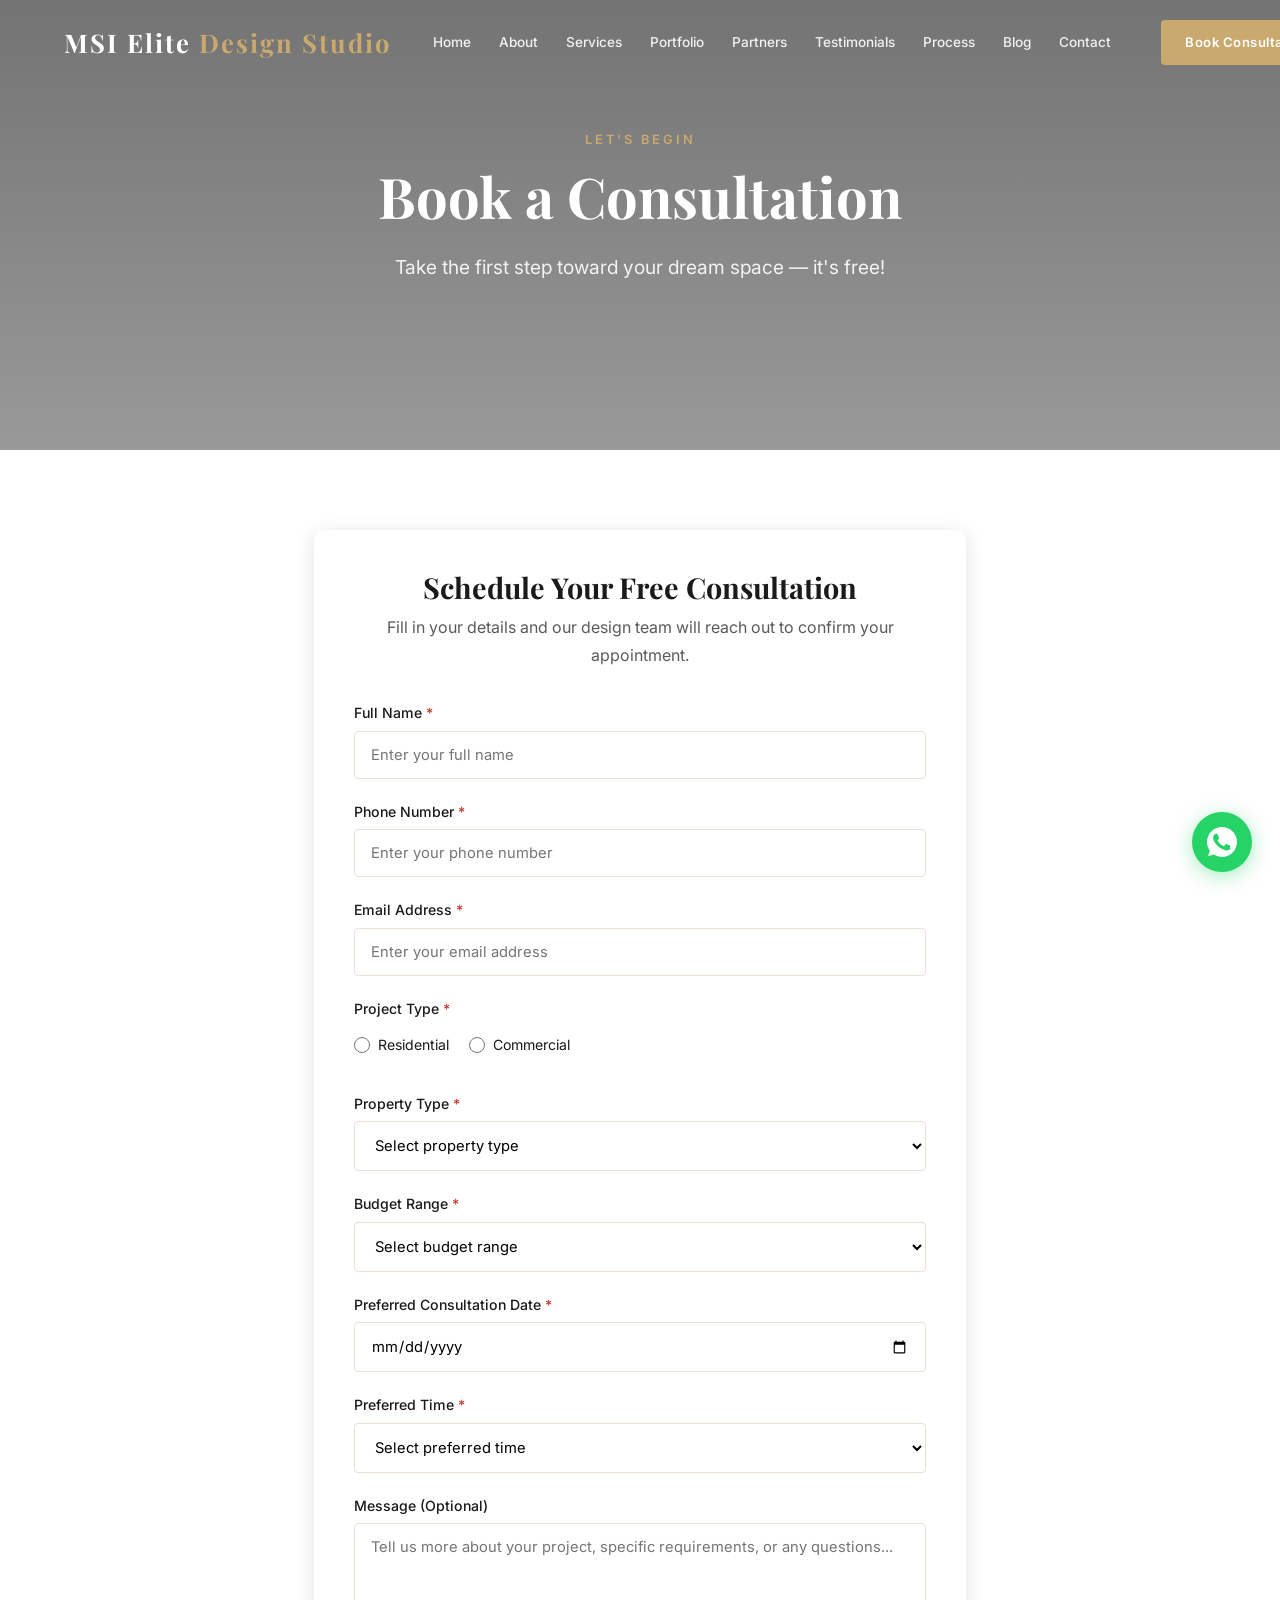
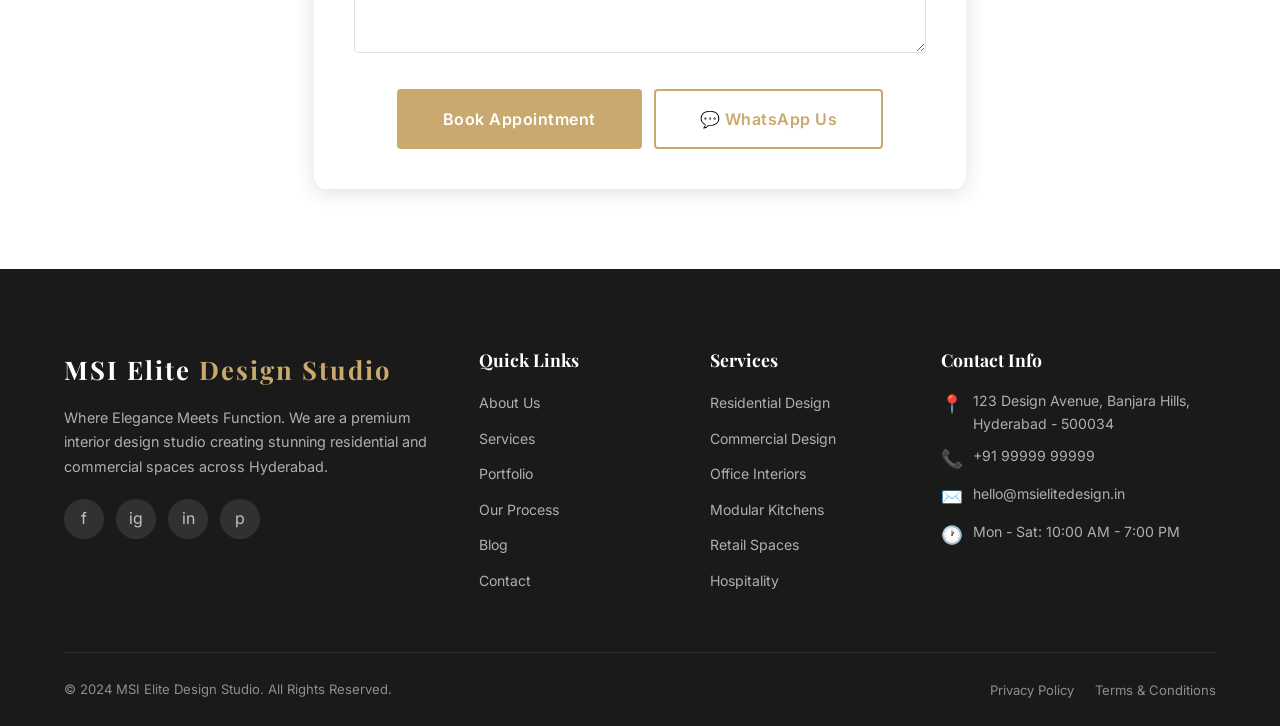
<file: book-consultation.html>
<!DOCTYPE html>
<html lang="en">
<head>
  <meta charset="UTF-8">
  <meta name="viewport" content="width=device-width, initial-scale=1.0">
  <title>Book a Consultation — MSI Elite Design Studio</title>
  <meta name="description" content="Book a free interior design consultation with MSI Elite Design Studio. Tell us about your project and let's create your dream space together.">
  <meta property="og:title" content="Book a Consultation — MSI Elite Design Studio">
  <meta property="og:description" content="Book a free interior design consultation and let's create your dream space together.">
  <meta property="og:image" content="https://images.unsplash.com/photo-1600210492486-724fe5c67fb0?w=1200">
  <link rel="stylesheet" href="css/style.css">
  <link rel="stylesheet" href="css/animations.css">
</head>
<body>
  <!-- Header -->
  <header class="site-header">
    <div class="container header-inner">
      <a href="index.html" class="logo">MSI Elite <span>Design Studio</span></a>
      <nav class="main-nav" id="mainNav">
        <a href="index.html" class="nav-link">Home</a>
        <a href="about.html" class="nav-link">About</a>
        <a href="services.html" class="nav-link">Services</a>
        <a href="portfolio.html" class="nav-link">Portfolio</a>
        <a href="partners.html" class="nav-link">Partners</a>
        <a href="testimonials.html" class="nav-link">Testimonials</a>
        <a href="process.html" class="nav-link">Process</a>
        <a href="blog.html" class="nav-link">Blog</a>
        <a href="contact.html" class="nav-link">Contact</a>
      </nav>
      <a href="book-consultation.html" class="btn btn-primary btn-sm nav-cta">Book Consultation</a>
      <div class="hamburger" id="hamburger">
        <span></span><span></span><span></span>
      </div>
    </div>
    <div class="nav-overlay" id="navOverlay"></div>
  </header>

  <main>
    <!-- Hero -->
    <section class="hero page-hero" style="background-image: url('https://images.unsplash.com/photo-1600210492486-724fe5c67fb0?w=1600&q=80');">
      <div class="hero-overlay"></div>
      <div class="hero-content">
        <span class="section-label">Let's Begin</span>
        <h1>Book a Consultation</h1>
        <p>Take the first step toward your dream space — it's free!</p>
      </div>
    </section>

    <!-- Booking Form -->
    <section class="section">
      <div class="container" style="max-width: 700px;">
        <div class="form-card fade-in">
          <h3 style="margin-bottom: 8px; text-align: center;">Schedule Your Free Consultation</h3>
          <p style="text-align: center; margin-bottom: 32px;">Fill in your details and our design team will reach out to confirm your appointment.</p>

          <form id="bookingForm" onsubmit="validateBookingForm(event)">
            <div class="form-group">
              <label for="bookName">Full Name <span class="required">*</span></label>
              <input type="text" id="bookName" class="form-control" placeholder="Enter your full name">
              <span class="error-message"></span>
            </div>
            <div class="form-group">
              <label for="bookPhone">Phone Number <span class="required">*</span></label>
              <input type="tel" id="bookPhone" class="form-control" placeholder="Enter your phone number">
              <span class="error-message"></span>
            </div>
            <div class="form-group">
              <label for="bookEmail">Email Address <span class="required">*</span></label>
              <input type="email" id="bookEmail" class="form-control" placeholder="Enter your email address">
              <span class="error-message"></span>
            </div>
            <div class="form-group">
              <label>Project Type <span class="required">*</span></label>
              <div class="radio-group">
                <label><input type="radio" name="projectType" value="Residential"> Residential</label>
                <label><input type="radio" name="projectType" value="Commercial"> Commercial</label>
              </div>
              <span class="error-message"></span>
            </div>
            <div class="form-group">
              <label for="bookProperty">Property Type <span class="required">*</span></label>
              <select id="bookProperty" class="form-control">
                <option value="">Select property type</option>
                <option value="Apartment">Apartment</option>
                <option value="Villa">Villa</option>
                <option value="Office">Office</option>
                <option value="Retail">Retail</option>
                <option value="Restaurant">Restaurant</option>
                <option value="Hotel">Hotel</option>
                <option value="Other">Other</option>
              </select>
              <span class="error-message"></span>
            </div>
            <div class="form-group">
              <label for="bookBudget">Budget Range <span class="required">*</span></label>
              <select id="bookBudget" class="form-control">
                <option value="">Select budget range</option>
                <option value="Under ₹5L">Under ₹5 Lakhs</option>
                <option value="₹5L–₹10L">₹5 Lakhs – ₹10 Lakhs</option>
                <option value="₹10L–₹25L">₹10 Lakhs – ₹25 Lakhs</option>
                <option value="₹25L+">₹25 Lakhs+</option>
                <option value="Let's Discuss">Let's Discuss</option>
              </select>
              <span class="error-message"></span>
            </div>
            <div class="form-group">
              <label for="bookDate">Preferred Consultation Date <span class="required">*</span></label>
              <input type="date" id="bookDate" class="form-control">
              <span class="error-message"></span>
            </div>
            <div class="form-group">
              <label for="bookTime">Preferred Time <span class="required">*</span></label>
              <select id="bookTime" class="form-control">
                <option value="">Select preferred time</option>
                <option value="Morning (10AM - 12PM)">Morning (10AM - 12PM)</option>
                <option value="Afternoon (12PM - 3PM)">Afternoon (12PM - 3PM)</option>
                <option value="Evening (3PM - 6PM)">Evening (3PM - 6PM)</option>
              </select>
              <span class="error-message"></span>
            </div>
            <div class="form-group">
              <label for="bookMessage">Message (Optional)</label>
              <textarea id="bookMessage" class="form-control" placeholder="Tell us more about your project, specific requirements, or any questions..."></textarea>
            </div>
            <div class="form-actions" style="justify-content: center;">
              <button type="submit" class="btn btn-primary btn-lg">Book Appointment</button>
              <button type="button" class="btn btn-outline btn-lg" onclick="handleBookingWhatsApp()">💬 WhatsApp Us</button>
            </div>
            <div class="success-message"></div>
          </form>
        </div>
      </div>
    </section>
  </main>

  <!-- Footer -->
  <footer class="site-footer">
    <div class="container">
      <div class="footer-grid">
        <div class="footer-col">
          <a href="index.html" class="logo" style="display:inline-block; margin-bottom:16px;">MSI Elite <span>Design Studio</span></a>
          <p>Where Elegance Meets Function. We are a premium interior design studio creating stunning residential and commercial spaces across Hyderabad.</p>
          <div class="social-links">
            <a href="#" aria-label="Facebook">f</a>
            <a href="#" aria-label="Instagram">ig</a>
            <a href="#" aria-label="LinkedIn">in</a>
            <a href="#" aria-label="Pinterest">p</a>
          </div>
        </div>
        <div class="footer-col">
          <h4>Quick Links</h4>
          <ul>
            <li><a href="about.html">About Us</a></li>
            <li><a href="services.html">Services</a></li>
            <li><a href="portfolio.html">Portfolio</a></li>
            <li><a href="process.html">Our Process</a></li>
            <li><a href="blog.html">Blog</a></li>
            <li><a href="contact.html">Contact</a></li>
          </ul>
        </div>
        <div class="footer-col">
          <h4>Services</h4>
          <ul>
            <li><a href="services.html">Residential Design</a></li>
            <li><a href="services.html">Commercial Design</a></li>
            <li><a href="services.html">Office Interiors</a></li>
            <li><a href="services.html">Modular Kitchens</a></li>
            <li><a href="services.html">Retail Spaces</a></li>
            <li><a href="services.html">Hospitality</a></li>
          </ul>
        </div>
        <div class="footer-col">
          <h4>Contact Info</h4>
          <ul class="footer-contact">
            <li><span class="icon">📍</span> 123 Design Avenue, Banjara Hills, Hyderabad - 500034</li>
            <li><span class="icon">📞</span> +91 99999 99999</li>
            <li><span class="icon">✉️</span> hello@msielitedesign.in</li>
            <li><span class="icon">🕐</span> Mon - Sat: 10:00 AM - 7:00 PM</li>
          </ul>
        </div>
      </div>
      <div class="footer-bottom">
        <p>&copy; 2024 MSI Elite Design Studio. All Rights Reserved.</p>
        <div>
          <a href="#">Privacy Policy</a> &nbsp;|&nbsp; <a href="#">Terms & Conditions</a>
        </div>
      </div>
    </div>
  </footer>

  <!-- WhatsApp Float -->
  <a href="https://wa.me/919999999999?text=Hello%2C%20I'm%20interested%20in%20your%20interior%20design%20services%20and%20would%20like%20to%20schedule%20a%20consultation." class="whatsapp-float" target="_blank" rel="noopener" aria-label="Chat on WhatsApp">
    <svg viewBox="0 0 32 32" xmlns="http://www.w3.org/2000/svg"><path d="M16.004 0h-.008C7.174 0 0 7.176 0 16c0 3.5 1.128 6.744 3.046 9.378L1.054 31.29l6.118-1.958A15.9 15.9 0 0016.004 32C24.826 32 32 24.822 32 16S24.826 0 16.004 0zm9.312 22.594c-.39 1.1-1.932 2.014-3.168 2.28-.846.18-1.95.324-5.67-1.218-4.762-1.972-7.828-6.81-8.066-7.124-.228-.314-1.924-2.562-1.924-4.888 0-2.326 1.218-3.47 1.65-3.942.39-.426 1.024-.618 1.63-.618.196 0 .372.01.53.018.468.02.702.048 1.01.782.39.918 1.338 3.264 1.454 3.502.118.238.236.554.078.868-.148.324-.278.468-.516.74-.238.272-.464.48-.702.774-.216.256-.46.53-.196.998.264.46 1.174 1.936 2.52 3.136 1.734 1.544 3.196 2.024 3.648 2.252.352.176.77.148 1.044-.138.346-.362.774-.962 1.21-1.554.31-.424.702-.478 1.092-.324.396.148 2.506 1.18 2.936 1.396.43.216.716.324.82.504.104.18.104 1.05-.286 2.15z"/></svg>
  </a>

  <script src="js/main.js"></script>
  <script src="js/forms.js"></script>
</body>
</html>
</file>
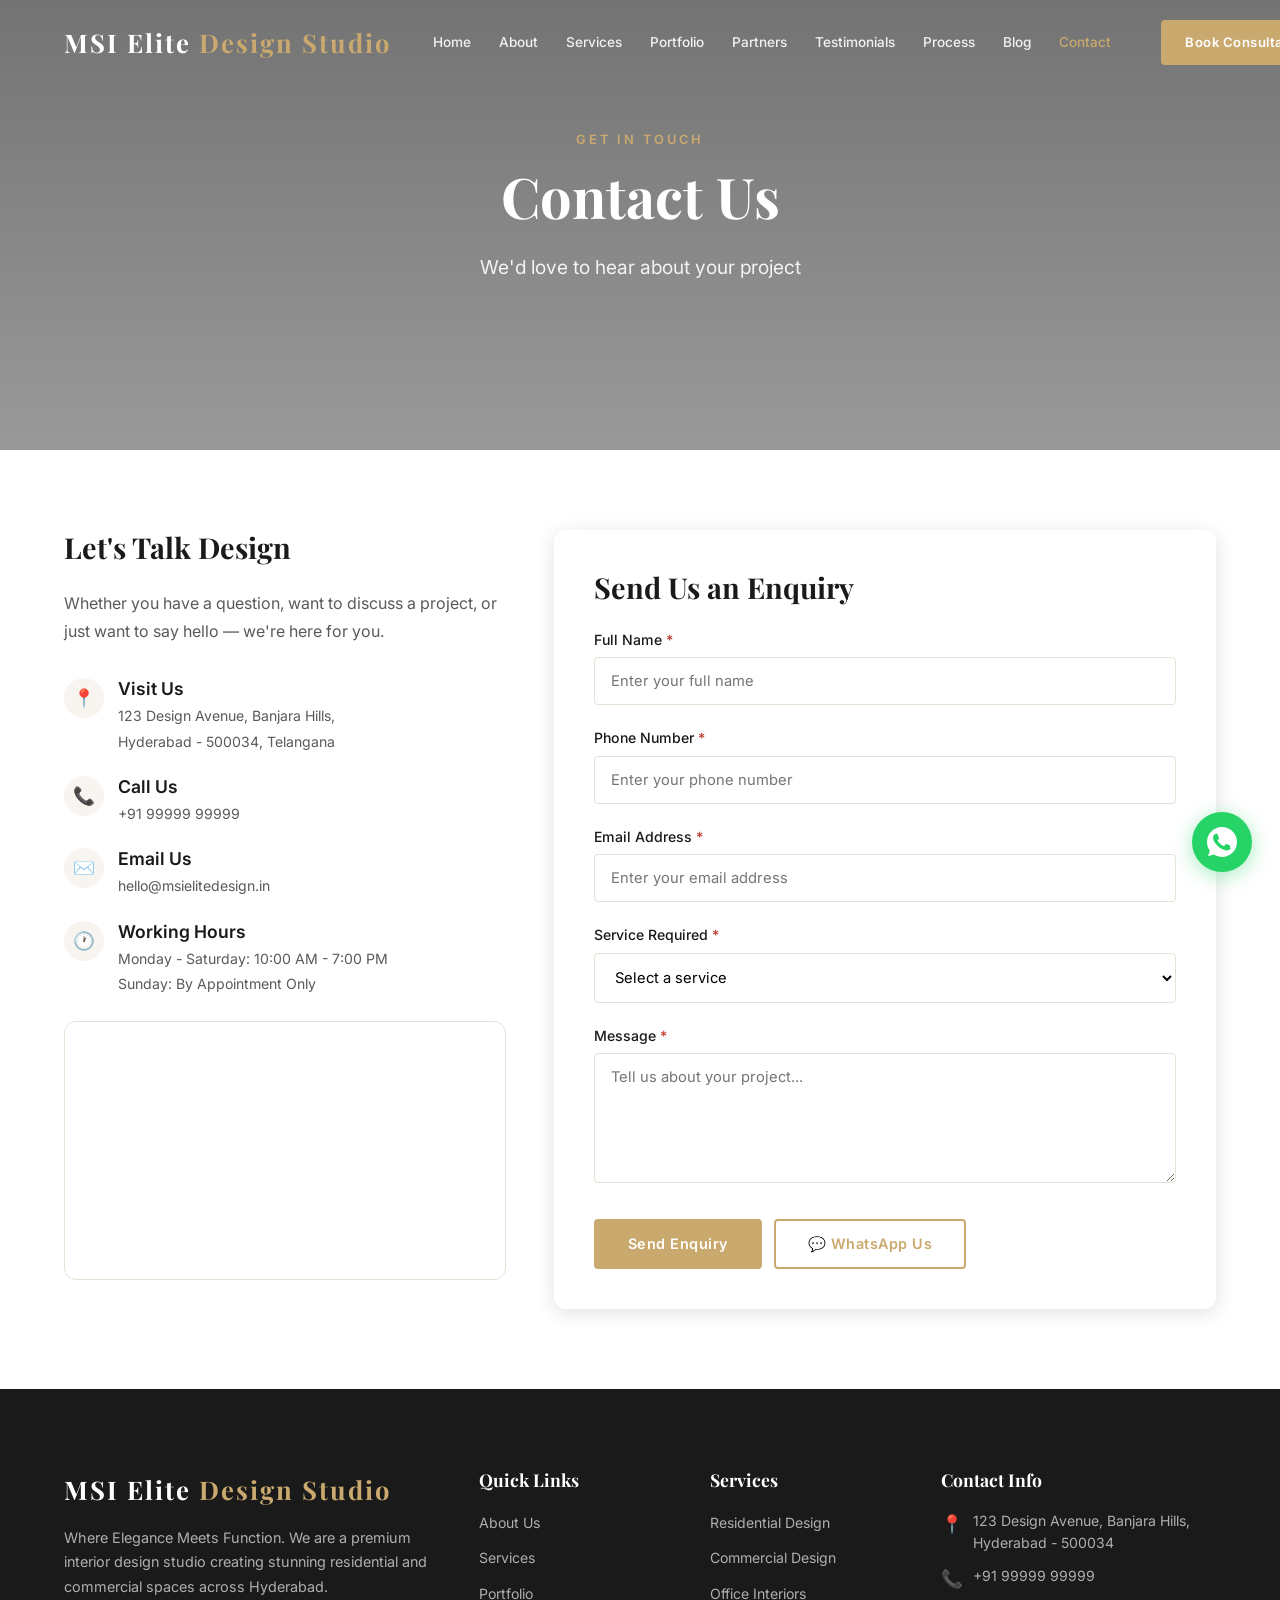
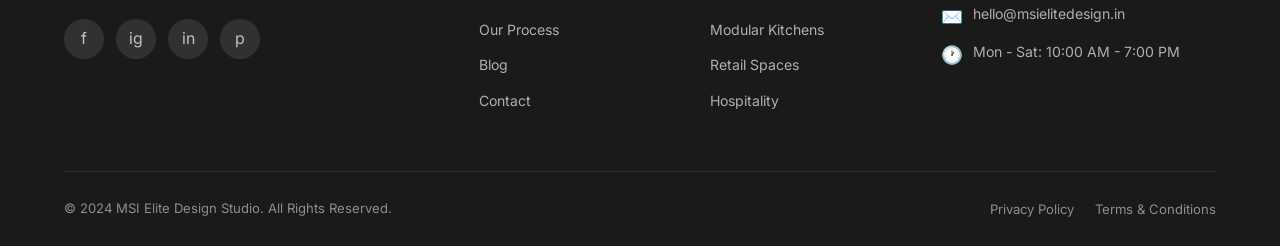
<file: contact.html>
<!DOCTYPE html>
<html lang="en">
<head>
  <meta charset="UTF-8">
  <meta name="viewport" content="width=device-width, initial-scale=1.0">
  <title>Contact Us — MSI Elite Design Studio</title>
  <meta name="description" content="Get in touch with MSI Elite Design Studio for interior design consultations, enquiries, and project discussions. Visit us in Banjara Hills, Hyderabad.">
  <meta property="og:title" content="Contact Us — MSI Elite Design Studio">
  <meta property="og:description" content="Get in touch for interior design consultations and project discussions.">
  <meta property="og:image" content="https://images.unsplash.com/photo-1600607687644-c7171b42498f?w=1200">
  <link rel="stylesheet" href="css/style.css">
  <link rel="stylesheet" href="css/animations.css">
</head>
<body>
  <!-- Header -->
  <header class="site-header">
    <div class="container header-inner">
      <a href="index.html" class="logo">MSI Elite <span>Design Studio</span></a>
      <nav class="main-nav" id="mainNav">
        <a href="index.html" class="nav-link">Home</a>
        <a href="about.html" class="nav-link">About</a>
        <a href="services.html" class="nav-link">Services</a>
        <a href="portfolio.html" class="nav-link">Portfolio</a>
        <a href="partners.html" class="nav-link">Partners</a>
        <a href="testimonials.html" class="nav-link">Testimonials</a>
        <a href="process.html" class="nav-link">Process</a>
        <a href="blog.html" class="nav-link">Blog</a>
        <a href="contact.html" class="nav-link">Contact</a>
      </nav>
      <a href="book-consultation.html" class="btn btn-primary btn-sm nav-cta">Book Consultation</a>
      <div class="hamburger" id="hamburger">
        <span></span><span></span><span></span>
      </div>
    </div>
    <div class="nav-overlay" id="navOverlay"></div>
  </header>

  <main>
    <!-- Hero -->
    <section class="hero page-hero" style="background-image: url('https://images.unsplash.com/photo-1600607687644-c7171b42498f?w=1600&q=80');">
      <div class="hero-overlay"></div>
      <div class="hero-content">
        <span class="section-label">Get In Touch</span>
        <h1>Contact Us</h1>
        <p>We'd love to hear about your project</p>
      </div>
    </section>

    <!-- Contact Section -->
    <section class="section">
      <div class="container">
        <div class="contact-grid">
          <!-- Left - Info -->
          <div class="contact-info fade-in-left">
            <h3>Let's Talk Design</h3>
            <p style="margin-bottom: 32px;">Whether you have a question, want to discuss a project, or just want to say hello — we're here for you.</p>

            <div class="info-item">
              <div class="icon">📍</div>
              <div>
                <h5>Visit Us</h5>
                <p>123 Design Avenue, Banjara Hills,<br>Hyderabad - 500034, Telangana</p>
              </div>
            </div>
            <div class="info-item">
              <div class="icon">📞</div>
              <div>
                <h5>Call Us</h5>
                <p>+91 99999 99999</p>
              </div>
            </div>
            <div class="info-item">
              <div class="icon">✉️</div>
              <div>
                <h5>Email Us</h5>
                <p>hello@msielitedesign.in</p>
              </div>
            </div>
            <div class="info-item">
              <div class="icon">🕐</div>
              <div>
                <h5>Working Hours</h5>
                <p>Monday - Saturday: 10:00 AM - 7:00 PM<br>Sunday: By Appointment Only</p>
              </div>
            </div>

            <div class="map-embed">
              <iframe src="https://www.google.com/maps/embed?pb=!1m18!1m12!1m3!1d3806.8!2d78.43!3d17.41!2m3!1f0!2f0!3f0!3m2!1i1024!2i768!4f13.1!3m3!1m2!1s0x0%3A0x0!2zMTfCsDI0JzM2LjAiTiA3OMKwMjUnNDguMCJF!5e0!3m2!1sen!2sin!4v1234567890" allowfullscreen="" loading="lazy" title="MSI Elite Design Studio Office Location"></iframe>
            </div>
          </div>

          <!-- Right - Form -->
          <div class="form-card fade-in-right">
            <h3 style="margin-bottom: 24px;">Send Us an Enquiry</h3>
            <form id="contactForm" onsubmit="validateContactForm(event)">
              <div class="form-group">
                <label for="contactName">Full Name <span class="required">*</span></label>
                <input type="text" id="contactName" class="form-control" placeholder="Enter your full name">
                <span class="error-message"></span>
              </div>
              <div class="form-group">
                <label for="contactPhone">Phone Number <span class="required">*</span></label>
                <input type="tel" id="contactPhone" class="form-control" placeholder="Enter your phone number">
                <span class="error-message"></span>
              </div>
              <div class="form-group">
                <label for="contactEmail">Email Address <span class="required">*</span></label>
                <input type="email" id="contactEmail" class="form-control" placeholder="Enter your email address">
                <span class="error-message"></span>
              </div>
              <div class="form-group">
                <label for="contactService">Service Required <span class="required">*</span></label>
                <select id="contactService" class="form-control">
                  <option value="">Select a service</option>
                  <option value="Residential Interior Design">Residential Interior Design</option>
                  <option value="Commercial Interior Design">Commercial Interior Design</option>
                  <option value="Office Interiors">Office Interiors</option>
                  <option value="Modular Kitchen">Modular Kitchen</option>
                  <option value="Retail Store Design">Retail Store Design</option>
                  <option value="Restaurant/Cafe Design">Restaurant/Cafe Design</option>
                  <option value="Renovation">Renovation</option>
                  <option value="Other">Other</option>
                </select>
                <span class="error-message"></span>
              </div>
              <div class="form-group">
                <label for="contactMessage">Message <span class="required">*</span></label>
                <textarea id="contactMessage" class="form-control" placeholder="Tell us about your project..."></textarea>
                <span class="error-message"></span>
              </div>
              <div class="form-actions">
                <button type="submit" class="btn btn-primary">Send Enquiry</button>
                <button type="button" class="btn btn-outline" onclick="handleContactWhatsApp()">💬 WhatsApp Us</button>
              </div>
              <div class="success-message"></div>
            </form>
          </div>
        </div>
      </div>
    </section>
  </main>

  <!-- Footer -->
  <footer class="site-footer">
    <div class="container">
      <div class="footer-grid">
        <div class="footer-col">
          <a href="index.html" class="logo" style="display:inline-block; margin-bottom:16px;">MSI Elite <span>Design Studio</span></a>
          <p>Where Elegance Meets Function. We are a premium interior design studio creating stunning residential and commercial spaces across Hyderabad.</p>
          <div class="social-links">
            <a href="#" aria-label="Facebook">f</a>
            <a href="#" aria-label="Instagram">ig</a>
            <a href="#" aria-label="LinkedIn">in</a>
            <a href="#" aria-label="Pinterest">p</a>
          </div>
        </div>
        <div class="footer-col">
          <h4>Quick Links</h4>
          <ul>
            <li><a href="about.html">About Us</a></li>
            <li><a href="services.html">Services</a></li>
            <li><a href="portfolio.html">Portfolio</a></li>
            <li><a href="process.html">Our Process</a></li>
            <li><a href="blog.html">Blog</a></li>
            <li><a href="contact.html">Contact</a></li>
          </ul>
        </div>
        <div class="footer-col">
          <h4>Services</h4>
          <ul>
            <li><a href="services.html">Residential Design</a></li>
            <li><a href="services.html">Commercial Design</a></li>
            <li><a href="services.html">Office Interiors</a></li>
            <li><a href="services.html">Modular Kitchens</a></li>
            <li><a href="services.html">Retail Spaces</a></li>
            <li><a href="services.html">Hospitality</a></li>
          </ul>
        </div>
        <div class="footer-col">
          <h4>Contact Info</h4>
          <ul class="footer-contact">
            <li><span class="icon">📍</span> 123 Design Avenue, Banjara Hills, Hyderabad - 500034</li>
            <li><span class="icon">📞</span> +91 99999 99999</li>
            <li><span class="icon">✉️</span> hello@msielitedesign.in</li>
            <li><span class="icon">🕐</span> Mon - Sat: 10:00 AM - 7:00 PM</li>
          </ul>
        </div>
      </div>
      <div class="footer-bottom">
        <p>&copy; 2024 MSI Elite Design Studio. All Rights Reserved.</p>
        <div>
          <a href="#">Privacy Policy</a> &nbsp;|&nbsp; <a href="#">Terms & Conditions</a>
        </div>
      </div>
    </div>
  </footer>

  <!-- WhatsApp Float -->
  <a href="https://wa.me/919999999999?text=Hello%2C%20I'm%20interested%20in%20your%20interior%20design%20services%20and%20would%20like%20to%20schedule%20a%20consultation." class="whatsapp-float" target="_blank" rel="noopener" aria-label="Chat on WhatsApp">
    <svg viewBox="0 0 32 32" xmlns="http://www.w3.org/2000/svg"><path d="M16.004 0h-.008C7.174 0 0 7.176 0 16c0 3.5 1.128 6.744 3.046 9.378L1.054 31.29l6.118-1.958A15.9 15.9 0 0016.004 32C24.826 32 32 24.822 32 16S24.826 0 16.004 0zm9.312 22.594c-.39 1.1-1.932 2.014-3.168 2.28-.846.18-1.95.324-5.67-1.218-4.762-1.972-7.828-6.81-8.066-7.124-.228-.314-1.924-2.562-1.924-4.888 0-2.326 1.218-3.47 1.65-3.942.39-.426 1.024-.618 1.63-.618.196 0 .372.01.53.018.468.02.702.048 1.01.782.39.918 1.338 3.264 1.454 3.502.118.238.236.554.078.868-.148.324-.278.468-.516.74-.238.272-.464.48-.702.774-.216.256-.46.53-.196.998.264.46 1.174 1.936 2.52 3.136 1.734 1.544 3.196 2.024 3.648 2.252.352.176.77.148 1.044-.138.346-.362.774-.962 1.21-1.554.31-.424.702-.478 1.092-.324.396.148 2.506 1.18 2.936 1.396.43.216.716.324.82.504.104.18.104 1.05-.286 2.15z"/></svg>
  </a>

  <script src="js/main.js"></script>
  <script src="js/forms.js"></script>
</body>
</html>
</file>
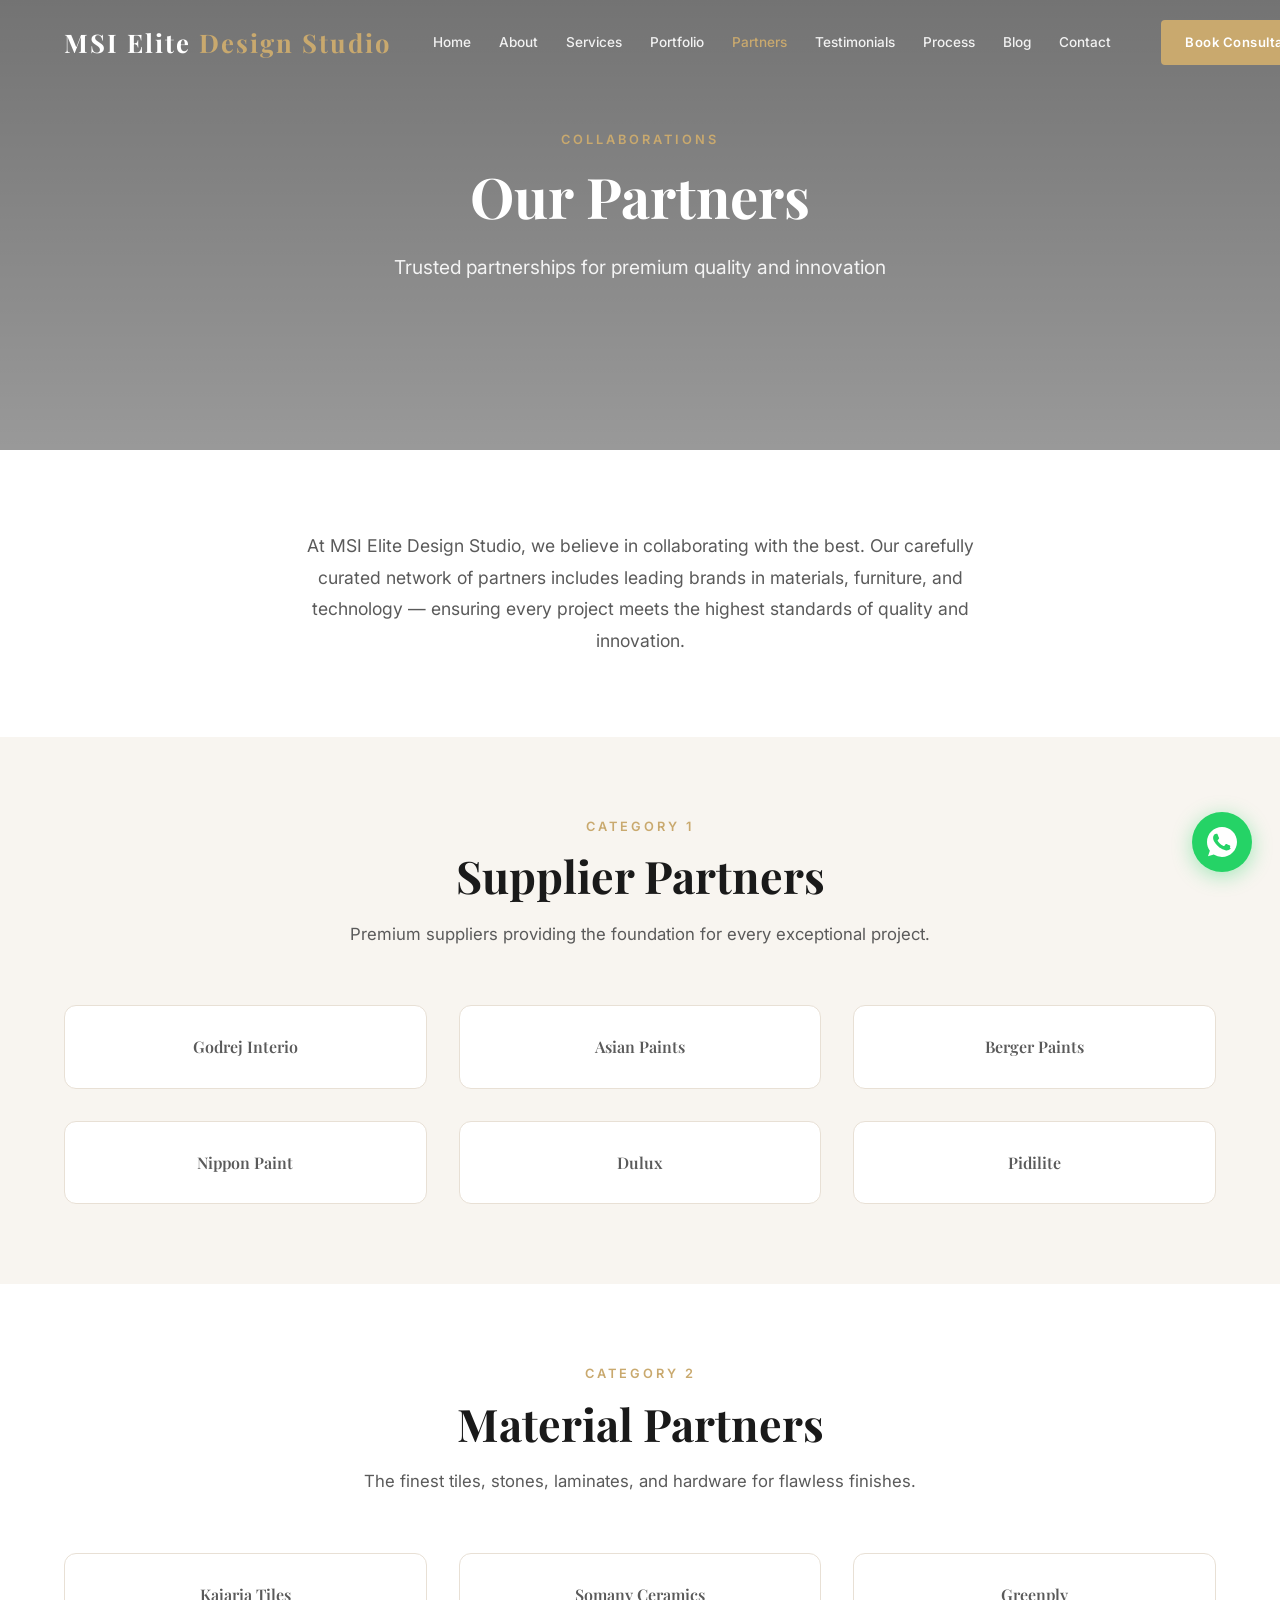
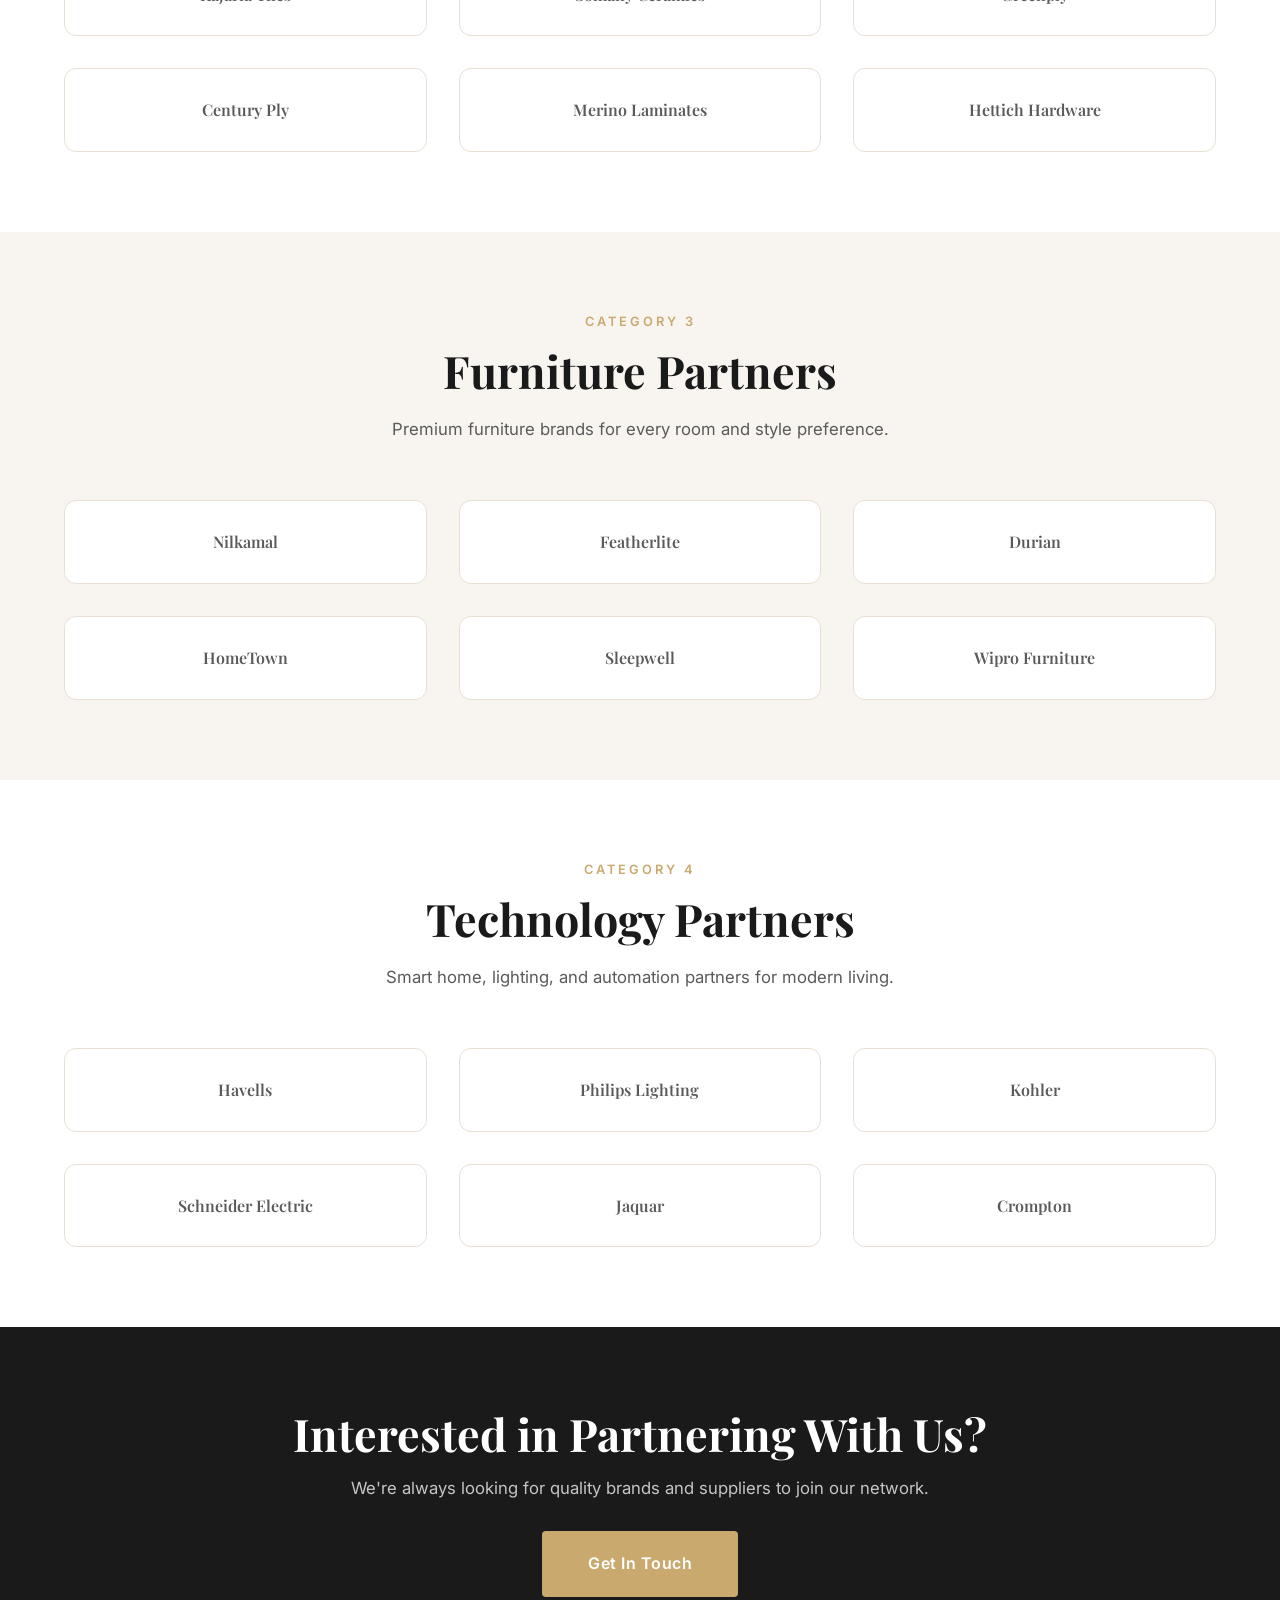
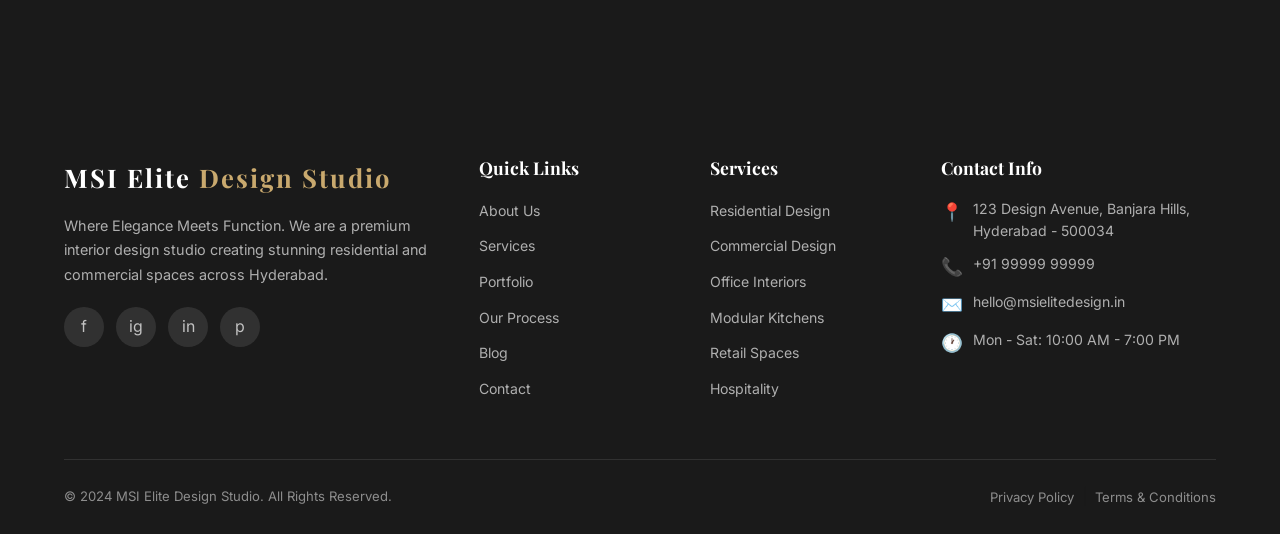
<file: partners.html>
<!DOCTYPE html>
<html lang="en">
<head>
  <meta charset="UTF-8">
  <meta name="viewport" content="width=device-width, initial-scale=1.0">
  <title>Our Partners — MSI Elite Design Studio</title>
  <meta name="description" content="MSI Elite Design Studio partners with leading brands for materials, furniture, and technology to deliver the finest interior design solutions.">
  <meta property="og:title" content="Our Partners — MSI Elite Design Studio">
  <meta property="og:description" content="We partner with leading brands to deliver the finest interior design solutions.">
  <meta property="og:image" content="https://images.unsplash.com/photo-1600607687644-c7171b42498f?w=1200">
  <link rel="stylesheet" href="css/style.css">
  <link rel="stylesheet" href="css/animations.css">
</head>
<body>
  <!-- Header -->
  <header class="site-header">
    <div class="container header-inner">
      <a href="index.html" class="logo">MSI Elite <span>Design Studio</span></a>
      <nav class="main-nav" id="mainNav">
        <a href="index.html" class="nav-link">Home</a>
        <a href="about.html" class="nav-link">About</a>
        <a href="services.html" class="nav-link">Services</a>
        <a href="portfolio.html" class="nav-link">Portfolio</a>
        <a href="partners.html" class="nav-link">Partners</a>
        <a href="testimonials.html" class="nav-link">Testimonials</a>
        <a href="process.html" class="nav-link">Process</a>
        <a href="blog.html" class="nav-link">Blog</a>
        <a href="contact.html" class="nav-link">Contact</a>
      </nav>
      <a href="book-consultation.html" class="btn btn-primary btn-sm nav-cta">Book Consultation</a>
      <div class="hamburger" id="hamburger">
        <span></span><span></span><span></span>
      </div>
    </div>
    <div class="nav-overlay" id="navOverlay"></div>
  </header>

  <main>
    <!-- Hero -->
    <section class="hero page-hero" style="background-image: url('https://images.unsplash.com/photo-1600607687644-c7171b42498f?w=1600&q=80');">
      <div class="hero-overlay"></div>
      <div class="hero-content">
        <span class="section-label">Collaborations</span>
        <h1>Our Partners</h1>
        <p>Trusted partnerships for premium quality and innovation</p>
      </div>
    </section>

    <!-- Intro -->
    <section class="section">
      <div class="container">
        <div class="text-center fade-in" style="max-width: 700px; margin: 0 auto;">
          <p style="font-size: 1.1rem;">At MSI Elite Design Studio, we believe in collaborating with the best. Our carefully curated network of partners includes leading brands in materials, furniture, and technology — ensuring every project meets the highest standards of quality and innovation.</p>
        </div>
      </div>
    </section>

    <!-- Supplier Partners -->
    <section class="section section--light">
      <div class="container">
        <div class="section-header text-center fade-in">
          <span class="section-label">Category 1</span>
          <h2 class="section-title">Supplier Partners</h2>
          <p class="section-subtitle" style="margin: 0 auto;">Premium suppliers providing the foundation for every exceptional project.</p>
        </div>
        <div class="grid-3">
          <div class="partner-logo fade-in delay-1">Godrej Interio</div>
          <div class="partner-logo fade-in delay-2">Asian Paints</div>
          <div class="partner-logo fade-in delay-3">Berger Paints</div>
          <div class="partner-logo fade-in delay-1">Nippon Paint</div>
          <div class="partner-logo fade-in delay-2">Dulux</div>
          <div class="partner-logo fade-in delay-3">Pidilite</div>
        </div>
      </div>
    </section>

    <!-- Material Partners -->
    <section class="section">
      <div class="container">
        <div class="section-header text-center fade-in">
          <span class="section-label">Category 2</span>
          <h2 class="section-title">Material Partners</h2>
          <p class="section-subtitle" style="margin: 0 auto;">The finest tiles, stones, laminates, and hardware for flawless finishes.</p>
        </div>
        <div class="grid-3">
          <div class="partner-logo fade-in delay-1">Kajaria Tiles</div>
          <div class="partner-logo fade-in delay-2">Somany Ceramics</div>
          <div class="partner-logo fade-in delay-3">Greenply</div>
          <div class="partner-logo fade-in delay-1">Century Ply</div>
          <div class="partner-logo fade-in delay-2">Merino Laminates</div>
          <div class="partner-logo fade-in delay-3">Hettich Hardware</div>
        </div>
      </div>
    </section>

    <!-- Furniture Partners -->
    <section class="section section--light">
      <div class="container">
        <div class="section-header text-center fade-in">
          <span class="section-label">Category 3</span>
          <h2 class="section-title">Furniture Partners</h2>
          <p class="section-subtitle" style="margin: 0 auto;">Premium furniture brands for every room and style preference.</p>
        </div>
        <div class="grid-3">
          <div class="partner-logo fade-in delay-1">Nilkamal</div>
          <div class="partner-logo fade-in delay-2">Featherlite</div>
          <div class="partner-logo fade-in delay-3">Durian</div>
          <div class="partner-logo fade-in delay-1">HomeTown</div>
          <div class="partner-logo fade-in delay-2">Sleepwell</div>
          <div class="partner-logo fade-in delay-3">Wipro Furniture</div>
        </div>
      </div>
    </section>

    <!-- Technology Partners -->
    <section class="section">
      <div class="container">
        <div class="section-header text-center fade-in">
          <span class="section-label">Category 4</span>
          <h2 class="section-title">Technology Partners</h2>
          <p class="section-subtitle" style="margin: 0 auto;">Smart home, lighting, and automation partners for modern living.</p>
        </div>
        <div class="grid-3">
          <div class="partner-logo fade-in delay-1">Havells</div>
          <div class="partner-logo fade-in delay-2">Philips Lighting</div>
          <div class="partner-logo fade-in delay-3">Kohler</div>
          <div class="partner-logo fade-in delay-1">Schneider Electric</div>
          <div class="partner-logo fade-in delay-2">Jaquar</div>
          <div class="partner-logo fade-in delay-3">Crompton</div>
        </div>
      </div>
    </section>

    <!-- CTA -->
    <section class="cta-banner">
      <div class="container fade-in">
        <h2>Interested in Partnering With Us?</h2>
        <p>We're always looking for quality brands and suppliers to join our network.</p>
        <a href="contact.html" class="btn btn-primary btn-lg">Get In Touch</a>
      </div>
    </section>
  </main>

  <!-- Footer -->
  <footer class="site-footer">
    <div class="container">
      <div class="footer-grid">
        <div class="footer-col">
          <a href="index.html" class="logo" style="display:inline-block; margin-bottom:16px;">MSI Elite <span>Design Studio</span></a>
          <p>Where Elegance Meets Function. We are a premium interior design studio creating stunning residential and commercial spaces across Hyderabad.</p>
          <div class="social-links">
            <a href="#" aria-label="Facebook">f</a>
            <a href="#" aria-label="Instagram">ig</a>
            <a href="#" aria-label="LinkedIn">in</a>
            <a href="#" aria-label="Pinterest">p</a>
          </div>
        </div>
        <div class="footer-col">
          <h4>Quick Links</h4>
          <ul>
            <li><a href="about.html">About Us</a></li>
            <li><a href="services.html">Services</a></li>
            <li><a href="portfolio.html">Portfolio</a></li>
            <li><a href="process.html">Our Process</a></li>
            <li><a href="blog.html">Blog</a></li>
            <li><a href="contact.html">Contact</a></li>
          </ul>
        </div>
        <div class="footer-col">
          <h4>Services</h4>
          <ul>
            <li><a href="services.html">Residential Design</a></li>
            <li><a href="services.html">Commercial Design</a></li>
            <li><a href="services.html">Office Interiors</a></li>
            <li><a href="services.html">Modular Kitchens</a></li>
            <li><a href="services.html">Retail Spaces</a></li>
            <li><a href="services.html">Hospitality</a></li>
          </ul>
        </div>
        <div class="footer-col">
          <h4>Contact Info</h4>
          <ul class="footer-contact">
            <li><span class="icon">📍</span> 123 Design Avenue, Banjara Hills, Hyderabad - 500034</li>
            <li><span class="icon">📞</span> +91 99999 99999</li>
            <li><span class="icon">✉️</span> hello@msielitedesign.in</li>
            <li><span class="icon">🕐</span> Mon - Sat: 10:00 AM - 7:00 PM</li>
          </ul>
        </div>
      </div>
      <div class="footer-bottom">
        <p>&copy; 2024 MSI Elite Design Studio. All Rights Reserved.</p>
        <div>
          <a href="#">Privacy Policy</a> &nbsp;|&nbsp; <a href="#">Terms & Conditions</a>
        </div>
      </div>
    </div>
  </footer>

  <!-- WhatsApp Float -->
  <a href="https://wa.me/919999999999?text=Hello%2C%20I'm%20interested%20in%20your%20interior%20design%20services%20and%20would%20like%20to%20schedule%20a%20consultation." class="whatsapp-float" target="_blank" rel="noopener" aria-label="Chat on WhatsApp">
    <svg viewBox="0 0 32 32" xmlns="http://www.w3.org/2000/svg"><path d="M16.004 0h-.008C7.174 0 0 7.176 0 16c0 3.5 1.128 6.744 3.046 9.378L1.054 31.29l6.118-1.958A15.9 15.9 0 0016.004 32C24.826 32 32 24.822 32 16S24.826 0 16.004 0zm9.312 22.594c-.39 1.1-1.932 2.014-3.168 2.28-.846.18-1.95.324-5.67-1.218-4.762-1.972-7.828-6.81-8.066-7.124-.228-.314-1.924-2.562-1.924-4.888 0-2.326 1.218-3.47 1.65-3.942.39-.426 1.024-.618 1.63-.618.196 0 .372.01.53.018.468.02.702.048 1.01.782.39.918 1.338 3.264 1.454 3.502.118.238.236.554.078.868-.148.324-.278.468-.516.74-.238.272-.464.48-.702.774-.216.256-.46.53-.196.998.264.46 1.174 1.936 2.52 3.136 1.734 1.544 3.196 2.024 3.648 2.252.352.176.77.148 1.044-.138.346-.362.774-.962 1.21-1.554.31-.424.702-.478 1.092-.324.396.148 2.506 1.18 2.936 1.396.43.216.716.324.82.504.104.18.104 1.05-.286 2.15z"/></svg>
  </a>

  <script src="js/main.js"></script>
</body>
</html>
</file>
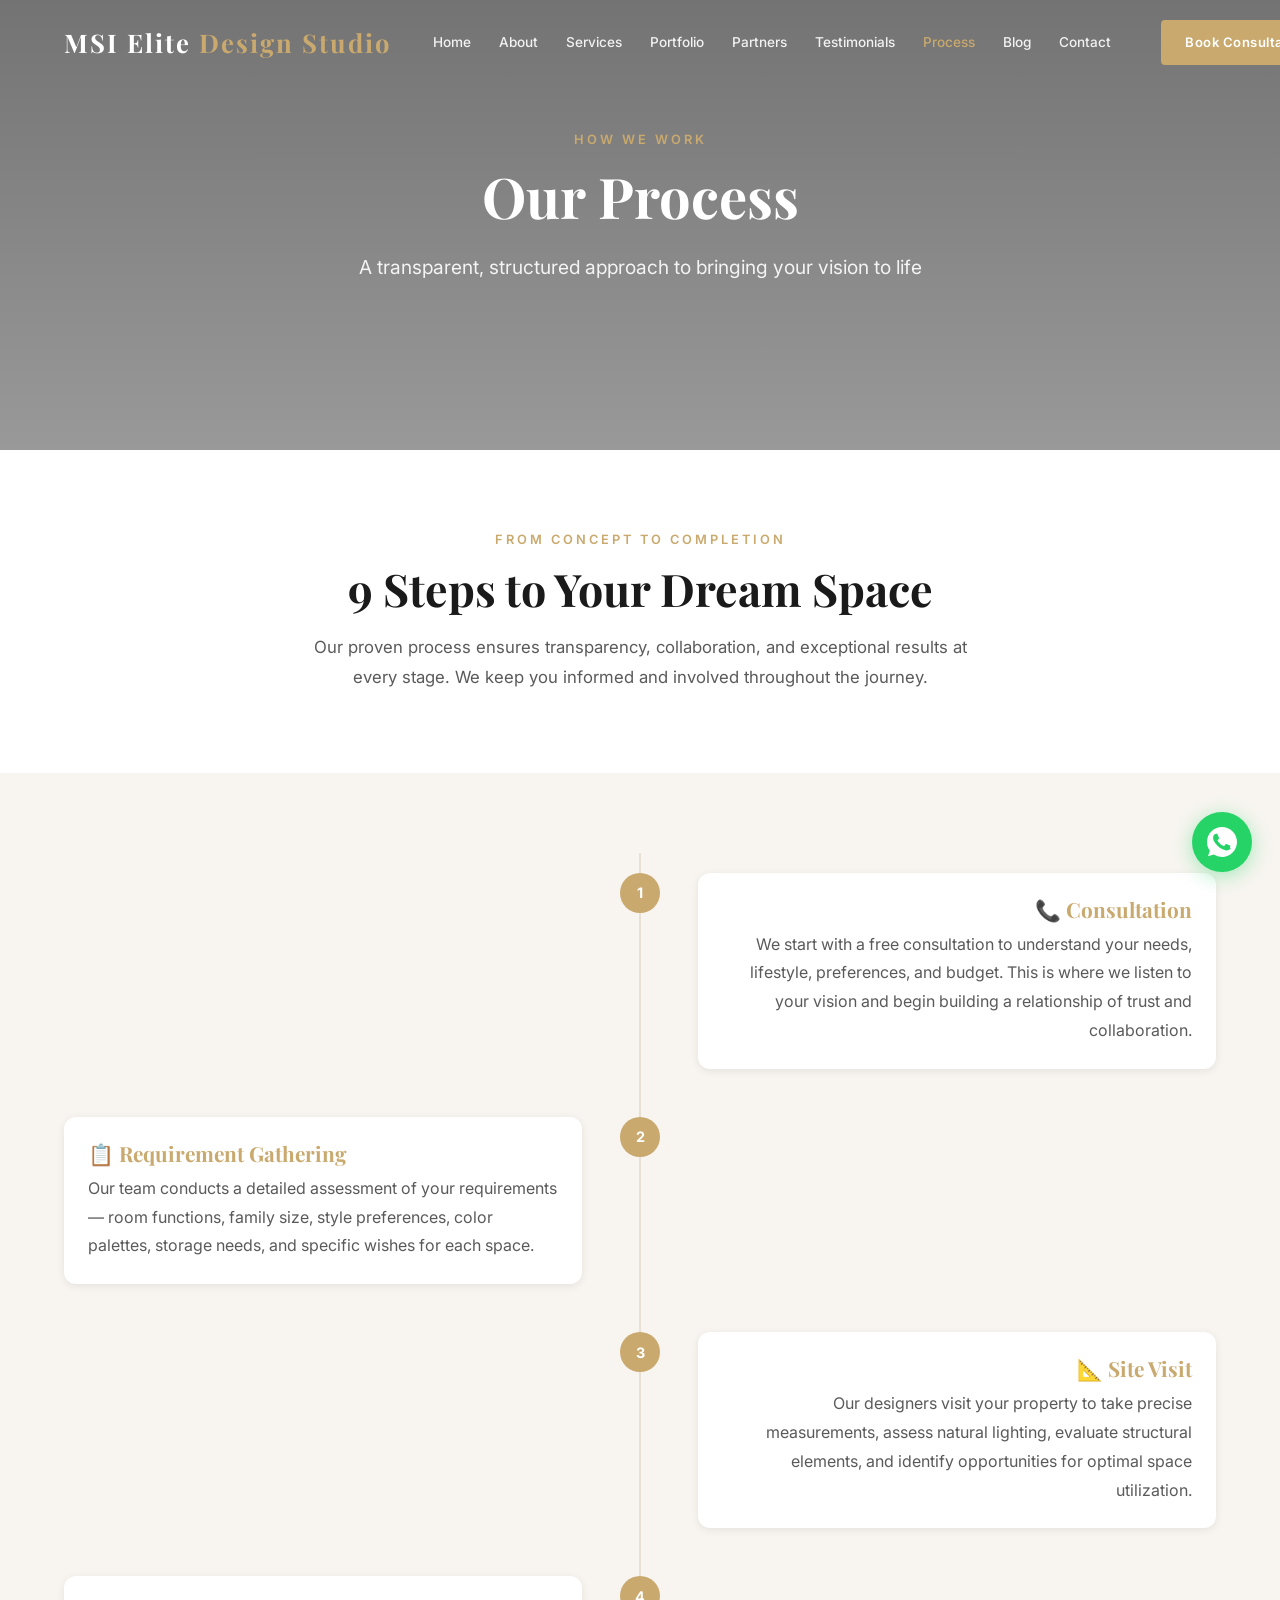
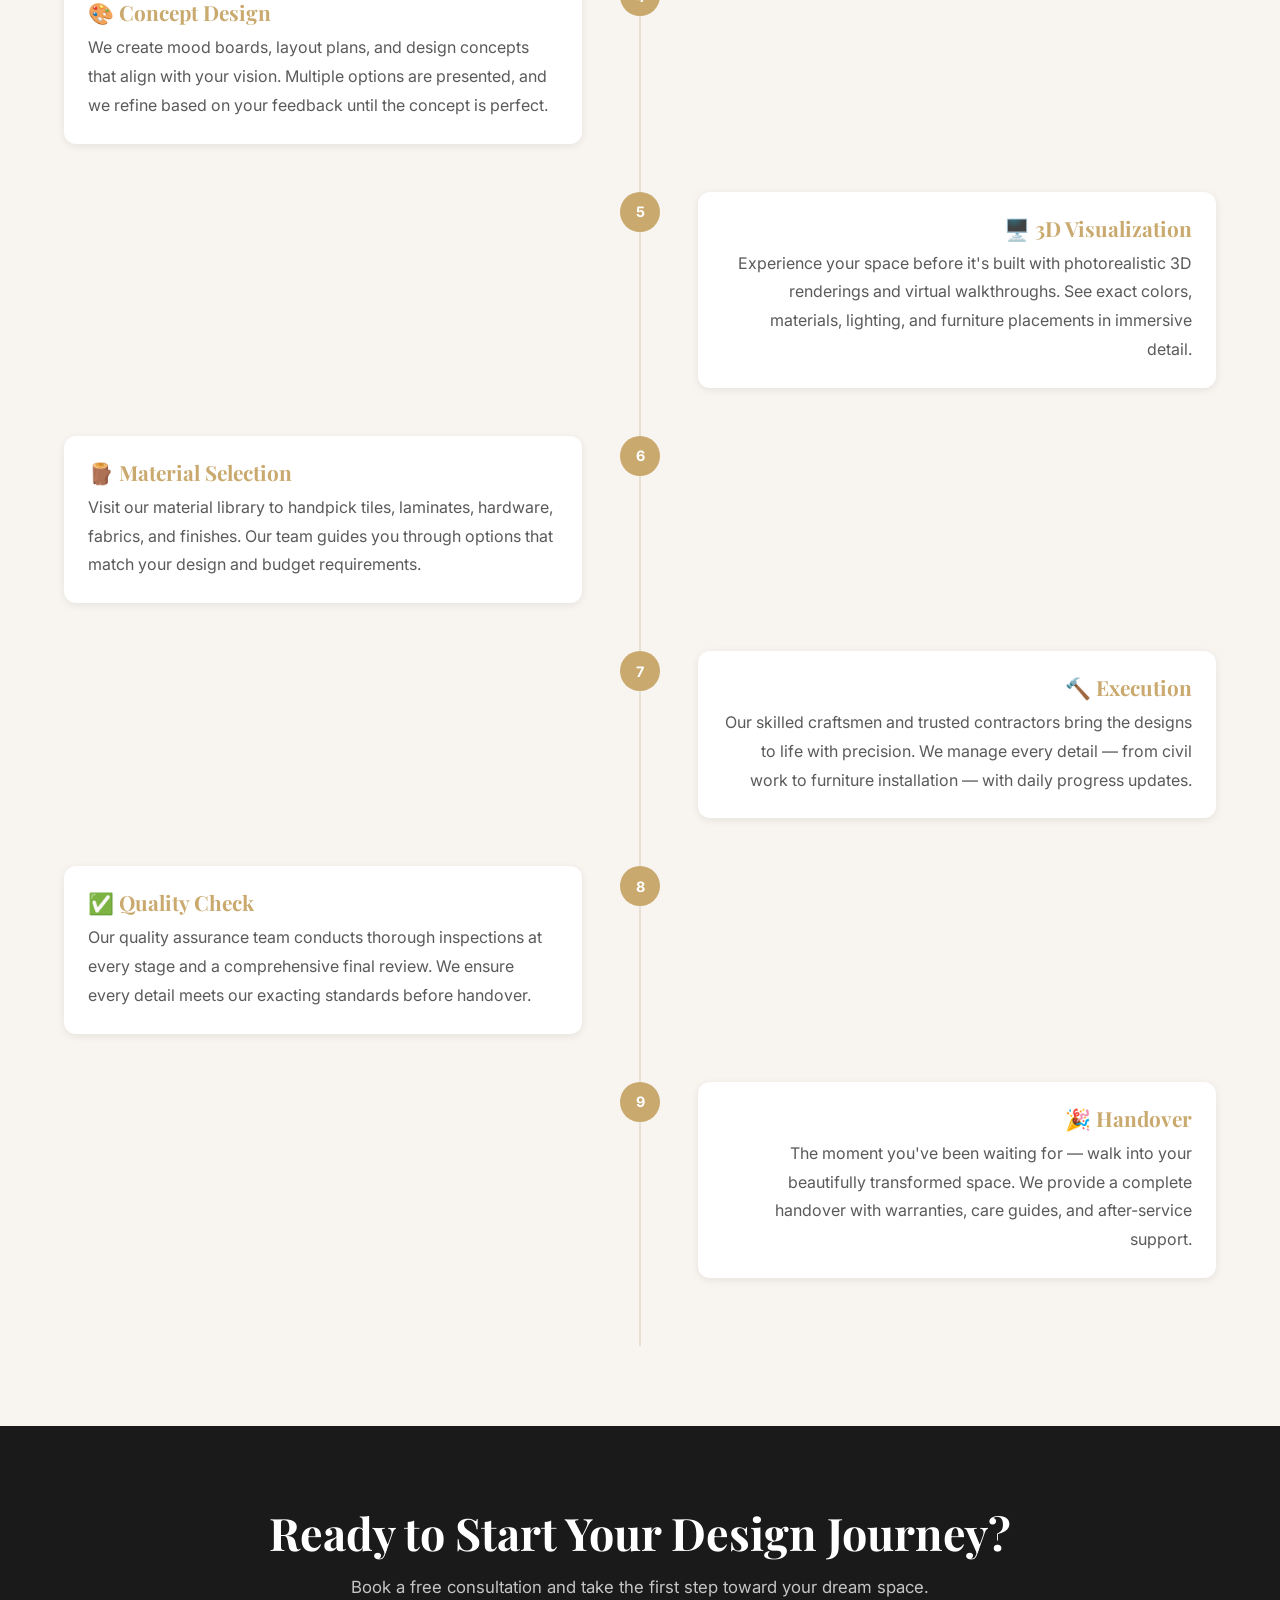
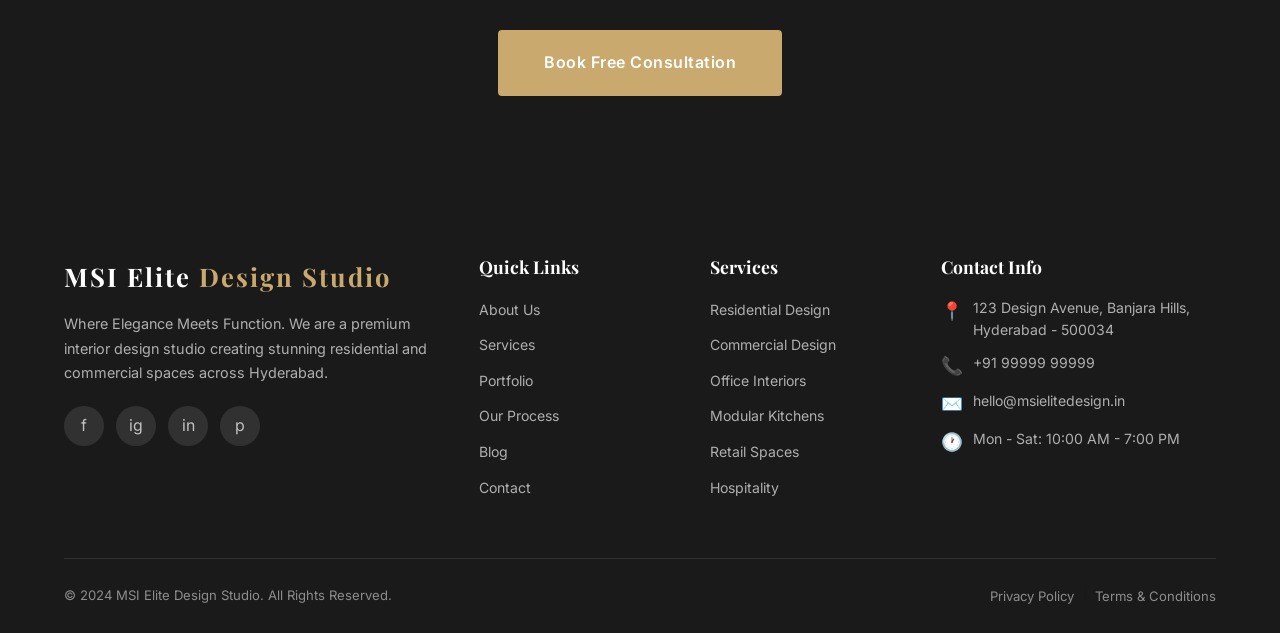
<file: process.html>
<!DOCTYPE html>
<html lang="en">
<head>
  <meta charset="UTF-8">
  <meta name="viewport" content="width=device-width, initial-scale=1.0">
  <title>Our Process — MSI Elite Design Studio</title>
  <meta name="description" content="Discover the MSI Elite Design Studio design process — from consultation to handover, our 9-step approach ensures a seamless experience.">
  <meta property="og:title" content="Our Process — MSI Elite Design Studio">
  <meta property="og:description" content="Our 9-step design process ensures a seamless journey from concept to completion.">
  <meta property="og:image" content="https://images.unsplash.com/photo-1503387762-592deb58ef4e?w=1200">
  <link rel="stylesheet" href="css/style.css">
  <link rel="stylesheet" href="css/animations.css">
</head>
<body>
  <!-- Header -->
  <header class="site-header">
    <div class="container header-inner">
      <a href="index.html" class="logo">MSI Elite <span>Design Studio</span></a>
      <nav class="main-nav" id="mainNav">
        <a href="index.html" class="nav-link">Home</a>
        <a href="about.html" class="nav-link">About</a>
        <a href="services.html" class="nav-link">Services</a>
        <a href="portfolio.html" class="nav-link">Portfolio</a>
        <a href="partners.html" class="nav-link">Partners</a>
        <a href="testimonials.html" class="nav-link">Testimonials</a>
        <a href="process.html" class="nav-link">Process</a>
        <a href="blog.html" class="nav-link">Blog</a>
        <a href="contact.html" class="nav-link">Contact</a>
      </nav>
      <a href="book-consultation.html" class="btn btn-primary btn-sm nav-cta">Book Consultation</a>
      <div class="hamburger" id="hamburger">
        <span></span><span></span><span></span>
      </div>
    </div>
    <div class="nav-overlay" id="navOverlay"></div>
  </header>

  <main>
    <!-- Hero -->
    <section class="hero page-hero" style="background-image: url('https://images.unsplash.com/photo-1503387762-592deb58ef4e?w=1600&q=80');">
      <div class="hero-overlay"></div>
      <div class="hero-content">
        <span class="section-label">How We Work</span>
        <h1>Our Process</h1>
        <p>A transparent, structured approach to bringing your vision to life</p>
      </div>
    </section>

    <!-- Intro -->
    <section class="section">
      <div class="container">
        <div class="text-center fade-in" style="max-width: 700px; margin: 0 auto;">
          <span class="section-label">From Concept to Completion</span>
          <h2 class="section-title">9 Steps to Your Dream Space</h2>
          <p style="font-size: 1.05rem; margin-top: 16px;">Our proven process ensures transparency, collaboration, and exceptional results at every stage. We keep you informed and involved throughout the journey.</p>
        </div>
      </div>
    </section>

    <!-- Timeline -->
    <section class="section section--light">
      <div class="container">
        <div class="timeline">
          <div class="timeline-item fade-in">
            <div class="timeline-number">1</div>
            <div class="timeline-content">
              <h4>📞 Consultation</h4>
              <p>We start with a free consultation to understand your needs, lifestyle, preferences, and budget. This is where we listen to your vision and begin building a relationship of trust and collaboration.</p>
            </div>
          </div>
          <div class="timeline-item fade-in">
            <div class="timeline-number">2</div>
            <div class="timeline-content">
              <h4>📋 Requirement Gathering</h4>
              <p>Our team conducts a detailed assessment of your requirements — room functions, family size, style preferences, color palettes, storage needs, and specific wishes for each space.</p>
            </div>
          </div>
          <div class="timeline-item fade-in">
            <div class="timeline-number">3</div>
            <div class="timeline-content">
              <h4>📐 Site Visit</h4>
              <p>Our designers visit your property to take precise measurements, assess natural lighting, evaluate structural elements, and identify opportunities for optimal space utilization.</p>
            </div>
          </div>
          <div class="timeline-item fade-in">
            <div class="timeline-number">4</div>
            <div class="timeline-content">
              <h4>🎨 Concept Design</h4>
              <p>We create mood boards, layout plans, and design concepts that align with your vision. Multiple options are presented, and we refine based on your feedback until the concept is perfect.</p>
            </div>
          </div>
          <div class="timeline-item fade-in">
            <div class="timeline-number">5</div>
            <div class="timeline-content">
              <h4>🖥️ 3D Visualization</h4>
              <p>Experience your space before it's built with photorealistic 3D renderings and virtual walkthroughs. See exact colors, materials, lighting, and furniture placements in immersive detail.</p>
            </div>
          </div>
          <div class="timeline-item fade-in">
            <div class="timeline-number">6</div>
            <div class="timeline-content">
              <h4>🪵 Material Selection</h4>
              <p>Visit our material library to handpick tiles, laminates, hardware, fabrics, and finishes. Our team guides you through options that match your design and budget requirements.</p>
            </div>
          </div>
          <div class="timeline-item fade-in">
            <div class="timeline-number">7</div>
            <div class="timeline-content">
              <h4>🔨 Execution</h4>
              <p>Our skilled craftsmen and trusted contractors bring the designs to life with precision. We manage every detail — from civil work to furniture installation — with daily progress updates.</p>
            </div>
          </div>
          <div class="timeline-item fade-in">
            <div class="timeline-number">8</div>
            <div class="timeline-content">
              <h4>✅ Quality Check</h4>
              <p>Our quality assurance team conducts thorough inspections at every stage and a comprehensive final review. We ensure every detail meets our exacting standards before handover.</p>
            </div>
          </div>
          <div class="timeline-item fade-in">
            <div class="timeline-number">9</div>
            <div class="timeline-content">
              <h4>🎉 Handover</h4>
              <p>The moment you've been waiting for — walk into your beautifully transformed space. We provide a complete handover with warranties, care guides, and after-service support.</p>
            </div>
          </div>
        </div>
      </div>
    </section>

    <!-- CTA -->
    <section class="cta-banner">
      <div class="container fade-in">
        <h2>Ready to Start Your Design Journey?</h2>
        <p>Book a free consultation and take the first step toward your dream space.</p>
        <a href="book-consultation.html" class="btn btn-primary btn-lg">Book Free Consultation</a>
      </div>
    </section>
  </main>

  <!-- Footer -->
  <footer class="site-footer">
    <div class="container">
      <div class="footer-grid">
        <div class="footer-col">
          <a href="index.html" class="logo" style="display:inline-block; margin-bottom:16px;">MSI Elite <span>Design Studio</span></a>
          <p>Where Elegance Meets Function. We are a premium interior design studio creating stunning residential and commercial spaces across Hyderabad.</p>
          <div class="social-links">
            <a href="#" aria-label="Facebook">f</a>
            <a href="#" aria-label="Instagram">ig</a>
            <a href="#" aria-label="LinkedIn">in</a>
            <a href="#" aria-label="Pinterest">p</a>
          </div>
        </div>
        <div class="footer-col">
          <h4>Quick Links</h4>
          <ul>
            <li><a href="about.html">About Us</a></li>
            <li><a href="services.html">Services</a></li>
            <li><a href="portfolio.html">Portfolio</a></li>
            <li><a href="process.html">Our Process</a></li>
            <li><a href="blog.html">Blog</a></li>
            <li><a href="contact.html">Contact</a></li>
          </ul>
        </div>
        <div class="footer-col">
          <h4>Services</h4>
          <ul>
            <li><a href="services.html">Residential Design</a></li>
            <li><a href="services.html">Commercial Design</a></li>
            <li><a href="services.html">Office Interiors</a></li>
            <li><a href="services.html">Modular Kitchens</a></li>
            <li><a href="services.html">Retail Spaces</a></li>
            <li><a href="services.html">Hospitality</a></li>
          </ul>
        </div>
        <div class="footer-col">
          <h4>Contact Info</h4>
          <ul class="footer-contact">
            <li><span class="icon">📍</span> 123 Design Avenue, Banjara Hills, Hyderabad - 500034</li>
            <li><span class="icon">📞</span> +91 99999 99999</li>
            <li><span class="icon">✉️</span> hello@msielitedesign.in</li>
            <li><span class="icon">🕐</span> Mon - Sat: 10:00 AM - 7:00 PM</li>
          </ul>
        </div>
      </div>
      <div class="footer-bottom">
        <p>&copy; 2024 MSI Elite Design Studio. All Rights Reserved.</p>
        <div>
          <a href="#">Privacy Policy</a> &nbsp;|&nbsp; <a href="#">Terms & Conditions</a>
        </div>
      </div>
    </div>
  </footer>

  <!-- WhatsApp Float -->
  <a href="https://wa.me/919999999999?text=Hello%2C%20I'm%20interested%20in%20your%20interior%20design%20services%20and%20would%20like%20to%20schedule%20a%20consultation." class="whatsapp-float" target="_blank" rel="noopener" aria-label="Chat on WhatsApp">
    <svg viewBox="0 0 32 32" xmlns="http://www.w3.org/2000/svg"><path d="M16.004 0h-.008C7.174 0 0 7.176 0 16c0 3.5 1.128 6.744 3.046 9.378L1.054 31.29l6.118-1.958A15.9 15.9 0 0016.004 32C24.826 32 32 24.822 32 16S24.826 0 16.004 0zm9.312 22.594c-.39 1.1-1.932 2.014-3.168 2.28-.846.18-1.95.324-5.67-1.218-4.762-1.972-7.828-6.81-8.066-7.124-.228-.314-1.924-2.562-1.924-4.888 0-2.326 1.218-3.47 1.65-3.942.39-.426 1.024-.618 1.63-.618.196 0 .372.01.53.018.468.02.702.048 1.01.782.39.918 1.338 3.264 1.454 3.502.118.238.236.554.078.868-.148.324-.278.468-.516.74-.238.272-.464.48-.702.774-.216.256-.46.53-.196.998.264.46 1.174 1.936 2.52 3.136 1.734 1.544 3.196 2.024 3.648 2.252.352.176.77.148 1.044-.138.346-.362.774-.962 1.21-1.554.31-.424.702-.478 1.092-.324.396.148 2.506 1.18 2.936 1.396.43.216.716.324.82.504.104.18.104 1.05-.286 2.15z"/></svg>
  </a>

  <script src="js/main.js"></script>
</body>
</html>
</file>
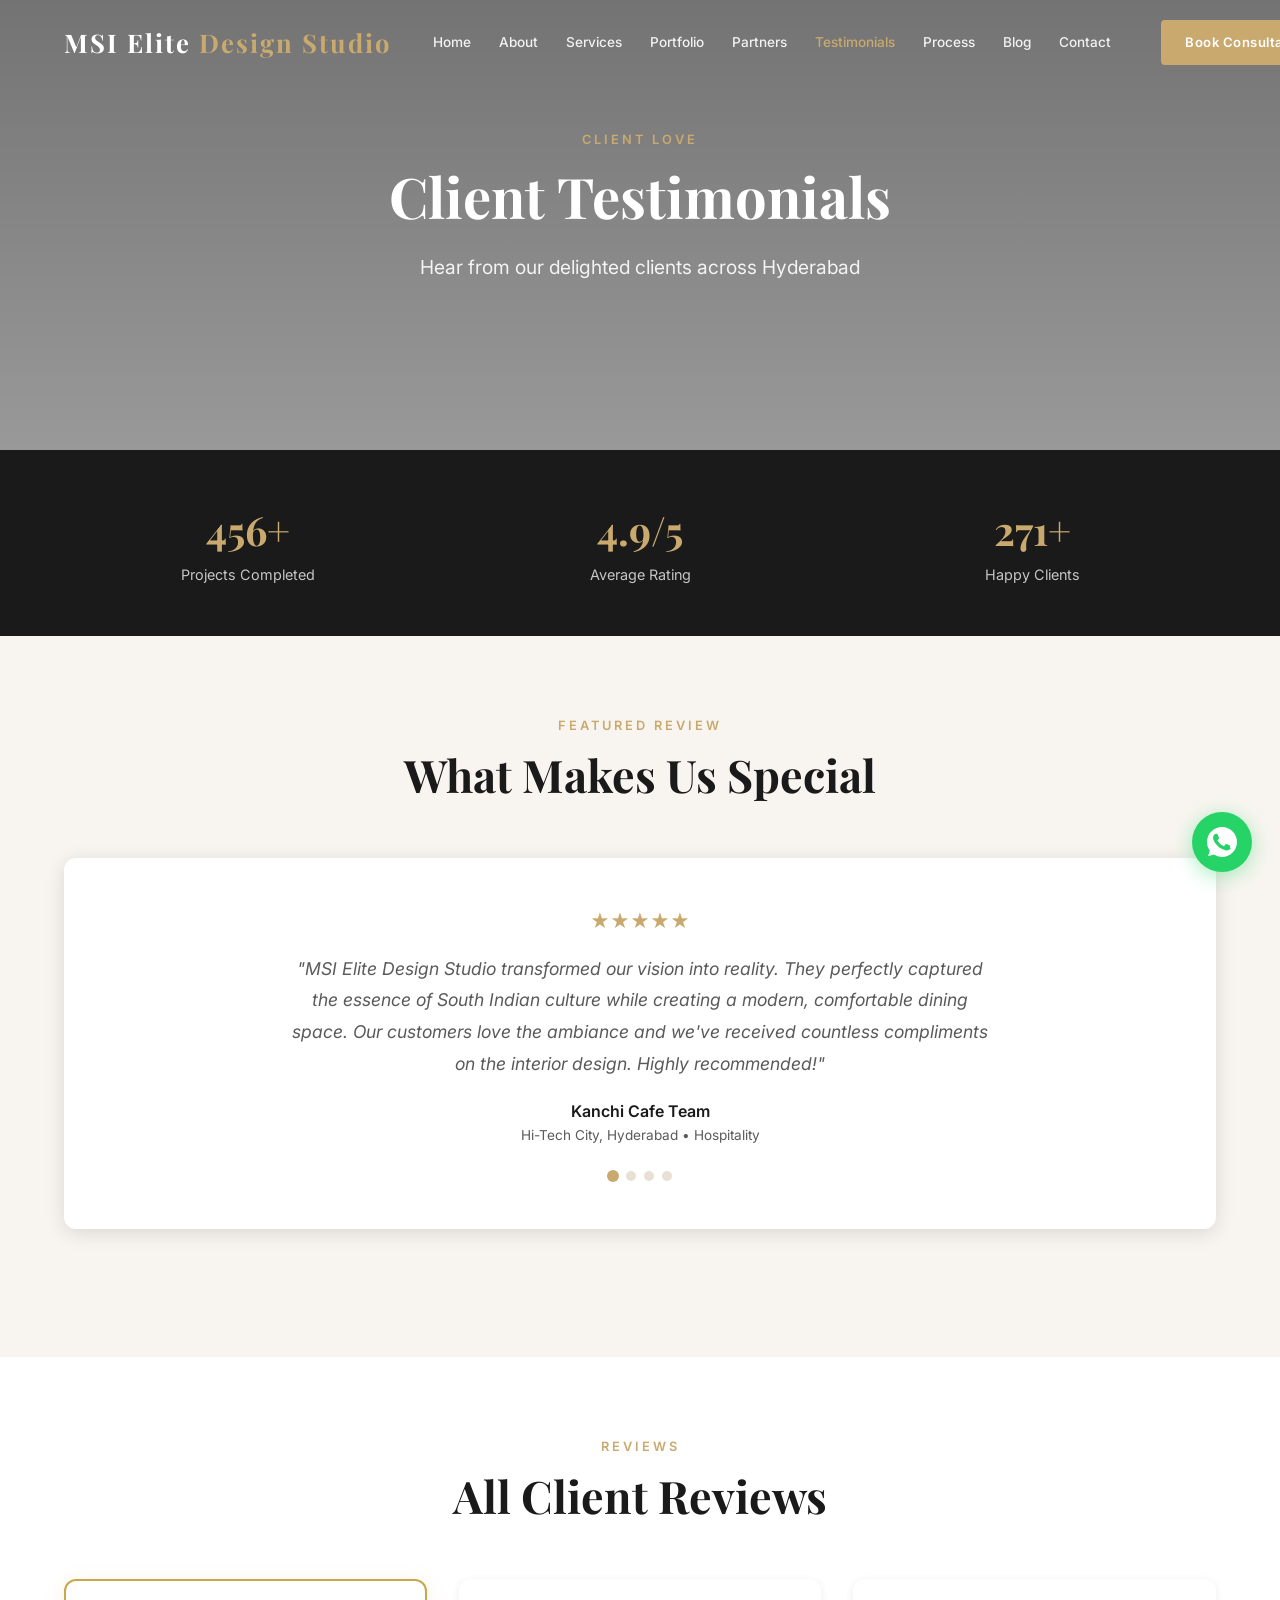
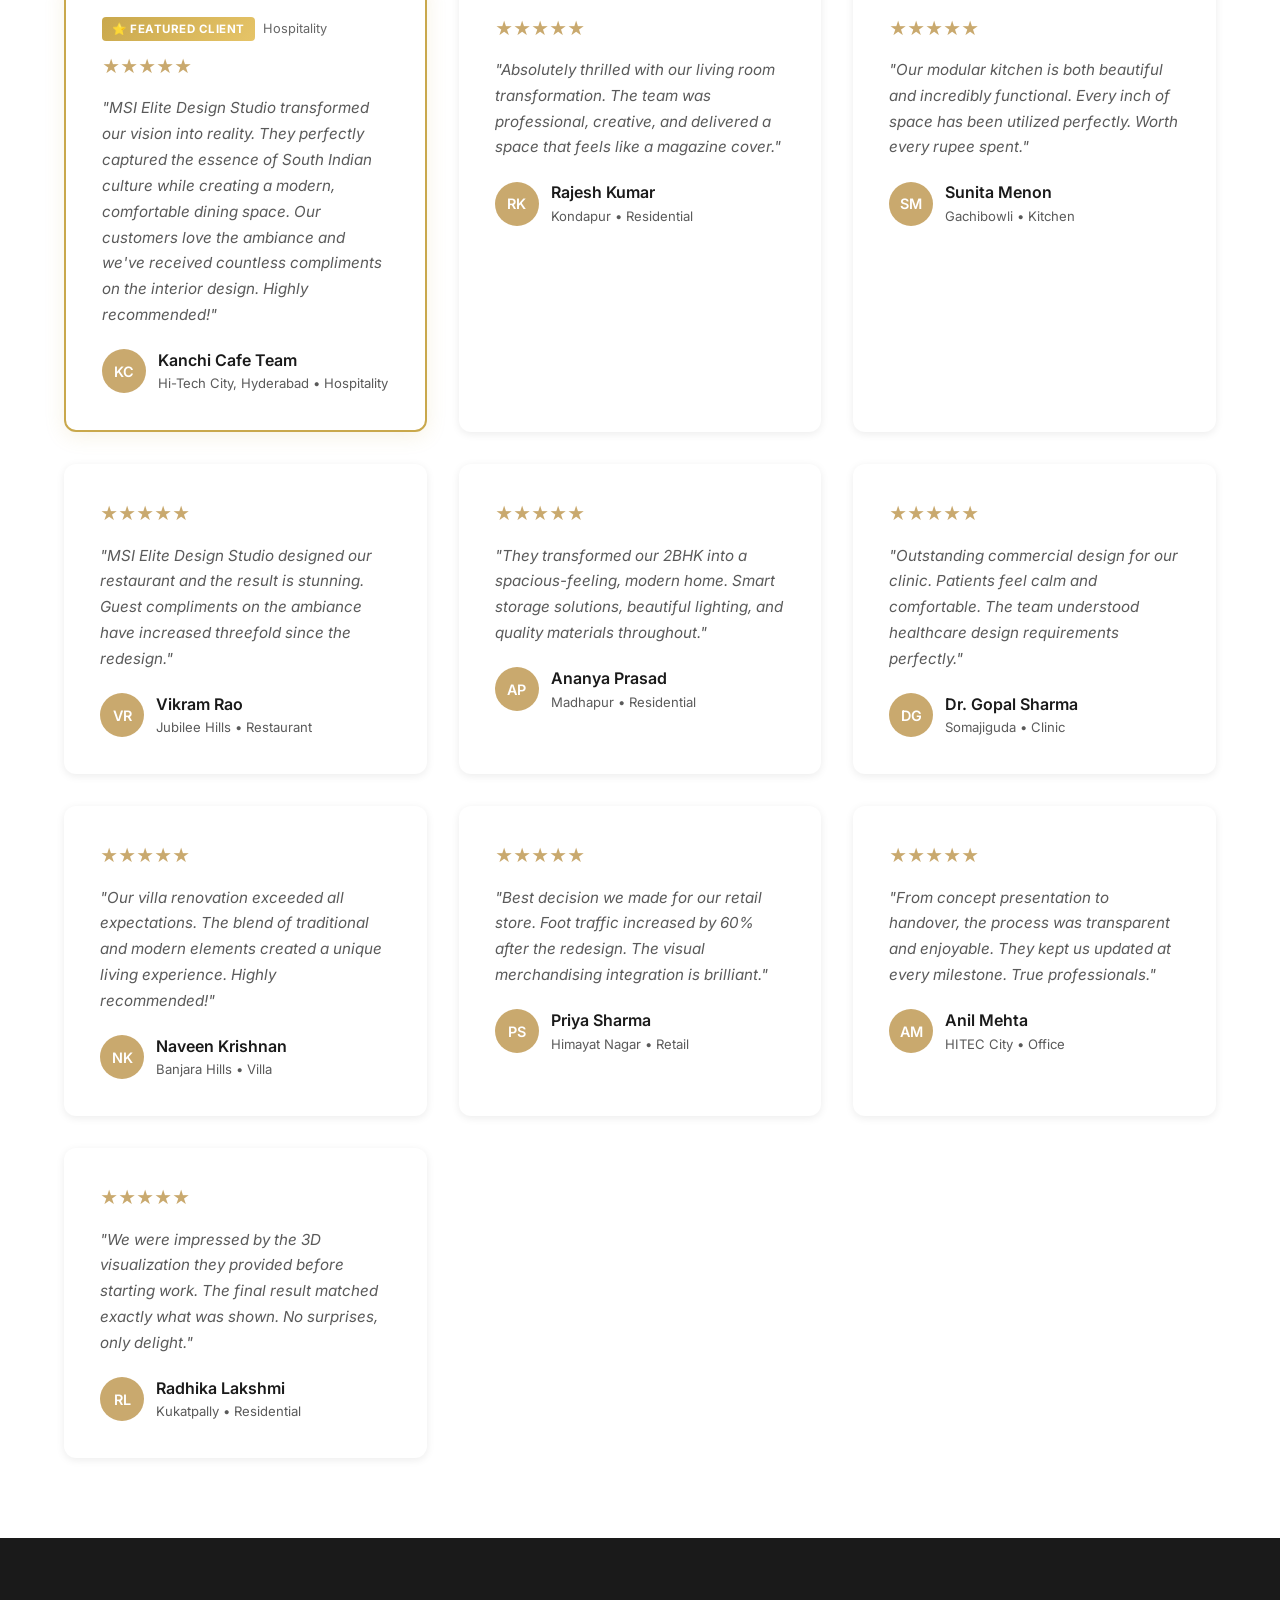
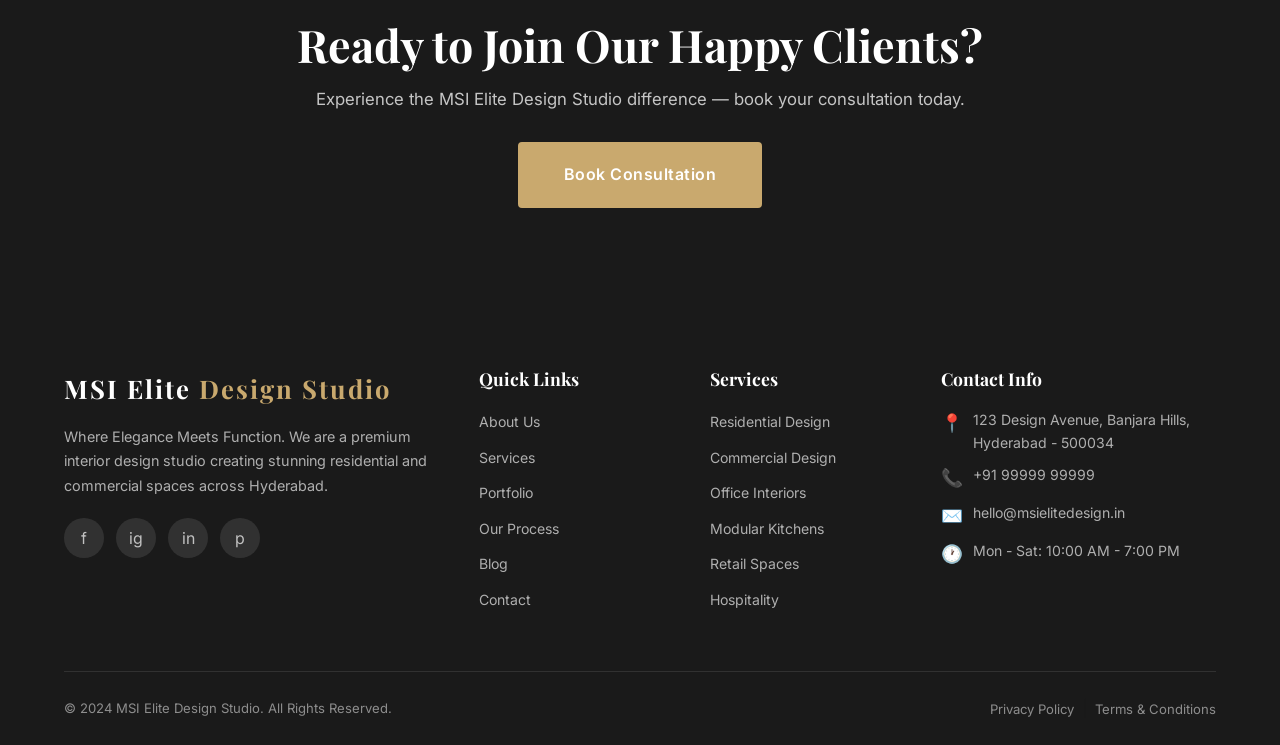
<file: testimonials.html>
<!DOCTYPE html>
<html lang="en">
<head>
  <meta charset="UTF-8">
  <meta name="viewport" content="width=device-width, initial-scale=1.0">
  <title>Client Testimonials — MSI Elite Design Studio</title>
  <meta name="description" content="Read what our clients say about MSI Elite Design Studio — 300+ happy clients, 4.9/5 rating, and 500+ completed projects.">
  <meta property="og:title" content="Client Testimonials — MSI Elite Design Studio">
  <meta property="og:description" content="Read what our clients say — 300+ happy clients and a 4.9/5 rating.">
  <meta property="og:image" content="https://images.unsplash.com/photo-1618221195710-dd6b41faaea6?w=1200">
  <link rel="stylesheet" href="css/style.css">
  <link rel="stylesheet" href="css/animations.css">
</head>
<body>
  <!-- Header -->
  <header class="site-header">
    <div class="container header-inner">
      <a href="index.html" class="logo">MSI Elite <span>Design Studio</span></a>
      <nav class="main-nav" id="mainNav">
        <a href="index.html" class="nav-link">Home</a>
        <a href="about.html" class="nav-link">About</a>
        <a href="services.html" class="nav-link">Services</a>
        <a href="portfolio.html" class="nav-link">Portfolio</a>
        <a href="partners.html" class="nav-link">Partners</a>
        <a href="testimonials.html" class="nav-link">Testimonials</a>
        <a href="process.html" class="nav-link">Process</a>
        <a href="blog.html" class="nav-link">Blog</a>
        <a href="contact.html" class="nav-link">Contact</a>
      </nav>
      <a href="book-consultation.html" class="btn btn-primary btn-sm nav-cta">Book Consultation</a>
      <div class="hamburger" id="hamburger">
        <span></span><span></span><span></span>
      </div>
    </div>
    <div class="nav-overlay" id="navOverlay"></div>
  </header>

  <main>
    <!-- Hero -->
    <section class="hero page-hero" style="background-image: url('https://images.unsplash.com/photo-1618221195710-dd6b41faaea6?w=1600&q=80');">
      <div class="hero-overlay"></div>
      <div class="hero-content">
        <span class="section-label">Client Love</span>
        <h1>Client Testimonials</h1>
        <p>Hear from our delighted clients across Hyderabad</p>
      </div>
    </section>

    <!-- Stats -->
    <section class="stats-bar">
      <div class="container">
        <div class="stats-grid" style="grid-template-columns: repeat(3, 1fr);">
          <div class="stat-item fade-in">
            <span class="stat-number counter" data-target="500" data-suffix="+">0</span>
            <span class="stat-label">Projects Completed</span>
          </div>
          <div class="stat-item fade-in delay-1">
            <span class="stat-number">4.9/5</span>
            <span class="stat-label">Average Rating</span>
          </div>
          <div class="stat-item fade-in delay-2">
            <span class="stat-number counter" data-target="300" data-suffix="+">0</span>
            <span class="stat-label">Happy Clients</span>
          </div>
        </div>
      </div>
    </section>

    <!-- Featured Testimonial Carousel -->
    <section class="section section--light">
      <div class="container">
        <div class="section-header text-center fade-in">
          <span class="section-label">Featured Review</span>
          <h2 class="section-title">What Makes Us Special</h2>
        </div>
        <div class="carousel fade-in">
          <div class="carousel-slides">
            <div class="carousel-slide">
              <div class="stars">★★★★★</div>
              <p class="review-text">"MSI Elite Design Studio transformed our vision into reality. They perfectly captured the essence of South Indian culture while creating a modern, comfortable dining space. Our customers love the ambiance and we've received countless compliments on the interior design. Highly recommended!"</p>
              <div class="client-name">Kanchi Cafe Team</div>
              <div class="client-city">Hi-Tech City, Hyderabad • Hospitality</div>
            </div>
            <div class="carousel-slide">
              <div class="stars">★★★★★</div>
              <p class="review-text">"MSI Elite Design Studio didn't just design our home — they created a lifestyle. Every corner reflects who we are. The team's dedication to understanding our vision was truly remarkable."</p>
              <div class="client-name">Sanjay & Priya Reddy</div>
              <div class="client-city">Jubilee Hills, Hyderabad</div>
            </div>
            <div class="carousel-slide">
              <div class="stars">★★★★★</div>
              <p class="review-text">"Our office transformation was incredible. Employee satisfaction increased by 40% after the redesign. The team's understanding of workflow and productivity-focused design is unmatched."</p>
              <div class="client-name">Venkat Rao</div>
              <div class="client-city">CEO, TechVista Solutions</div>
            </div>
            <div class="carousel-slide">
              <div class="stars">★★★★★</div>
              <p class="review-text">"From the first consultation to the final walkthrough, everything was seamless. They respected our budget, delivered on time, and exceeded our expectations in every way."</p>
              <div class="client-name">Neha & Arjun Kapoor</div>
              <div class="client-city">Banjara Hills, Hyderabad</div>
            </div>
          </div>
          <div class="carousel-dots">
            <span class="dot active"></span>
            <span class="dot"></span>
            <span class="dot"></span>
            <span class="dot"></span>
          </div>
        </div>
      </div>
    </section>

    <!-- Testimonials Grid -->
    <section class="section">
      <div class="container">
        <div class="section-header text-center fade-in">
          <span class="section-label">Reviews</span>
          <h2 class="section-title">All Client Reviews</h2>
        </div>
        <div class="grid-3">
          <div class="card testimonial-card fade-in delay-1" style="border: 2px solid #c9a84c; box-shadow: 0 4px 20px rgba(201,168,76,0.15);">
            <div style="display: flex; align-items: center; gap: 8px; margin-bottom: 12px;">
              <span style="background: linear-gradient(135deg, #c9a84c, #e6c468); color: #fff; padding: 3px 10px; border-radius: 4px; font-size: 0.72rem; font-weight: 700; letter-spacing: 0.5px;">⭐ FEATURED CLIENT</span>
              <span style="font-size: 0.8rem; color: #666;">Hospitality</span>
            </div>
            <div class="stars">★★★★★</div>
            <p class="review-text">"MSI Elite Design Studio transformed our vision into reality. They perfectly captured the essence of South Indian culture while creating a modern, comfortable dining space. Our customers love the ambiance and we've received countless compliments on the interior design. Highly recommended!"</p>
            <div class="client-info">
              <div class="client-avatar">KC</div>
              <div>
                <div class="client-name">Kanchi Cafe Team</div>
                <div class="client-city">Hi-Tech City, Hyderabad • Hospitality</div>
              </div>
            </div>
          </div>
          <div class="card testimonial-card fade-in delay-2">
            <div class="stars">★★★★★</div>
            <p class="review-text">"Absolutely thrilled with our living room transformation. The team was professional, creative, and delivered a space that feels like a magazine cover."</p>
            <div class="client-info">
              <div class="client-avatar">RK</div>
              <div>
                <div class="client-name">Rajesh Kumar</div>
                <div class="client-city">Kondapur • Residential</div>
              </div>
            </div>
          </div>
          <div class="card testimonial-card fade-in delay-2">
            <div class="stars">★★★★★</div>
            <p class="review-text">"Our modular kitchen is both beautiful and incredibly functional. Every inch of space has been utilized perfectly. Worth every rupee spent."</p>
            <div class="client-info">
              <div class="client-avatar">SM</div>
              <div>
                <div class="client-name">Sunita Menon</div>
                <div class="client-city">Gachibowli • Kitchen</div>
              </div>
            </div>
          </div>
          <div class="card testimonial-card fade-in delay-3">
            <div class="stars">★★★★★</div>
            <p class="review-text">"MSI Elite Design Studio designed our restaurant and the result is stunning. Guest compliments on the ambiance have increased threefold since the redesign."</p>
            <div class="client-info">
              <div class="client-avatar">VR</div>
              <div>
                <div class="client-name">Vikram Rao</div>
                <div class="client-city">Jubilee Hills • Restaurant</div>
              </div>
            </div>
          </div>
          <div class="card testimonial-card fade-in delay-1">
            <div class="stars">★★★★★</div>
            <p class="review-text">"They transformed our 2BHK into a spacious-feeling, modern home. Smart storage solutions, beautiful lighting, and quality materials throughout."</p>
            <div class="client-info">
              <div class="client-avatar">AP</div>
              <div>
                <div class="client-name">Ananya Prasad</div>
                <div class="client-city">Madhapur • Residential</div>
              </div>
            </div>
          </div>
          <div class="card testimonial-card fade-in delay-2">
            <div class="stars">★★★★★</div>
            <p class="review-text">"Outstanding commercial design for our clinic. Patients feel calm and comfortable. The team understood healthcare design requirements perfectly."</p>
            <div class="client-info">
              <div class="client-avatar">DG</div>
              <div>
                <div class="client-name">Dr. Gopal Sharma</div>
                <div class="client-city">Somajiguda • Clinic</div>
              </div>
            </div>
          </div>
          <div class="card testimonial-card fade-in delay-3">
            <div class="stars">★★★★★</div>
            <p class="review-text">"Our villa renovation exceeded all expectations. The blend of traditional and modern elements created a unique living experience. Highly recommended!"</p>
            <div class="client-info">
              <div class="client-avatar">NK</div>
              <div>
                <div class="client-name">Naveen Krishnan</div>
                <div class="client-city">Banjara Hills • Villa</div>
              </div>
            </div>
          </div>
          <div class="card testimonial-card fade-in delay-1">
            <div class="stars">★★★★★</div>
            <p class="review-text">"Best decision we made for our retail store. Foot traffic increased by 60% after the redesign. The visual merchandising integration is brilliant."</p>
            <div class="client-info">
              <div class="client-avatar">PS</div>
              <div>
                <div class="client-name">Priya Sharma</div>
                <div class="client-city">Himayat Nagar • Retail</div>
              </div>
            </div>
          </div>
          <div class="card testimonial-card fade-in delay-2">
            <div class="stars">★★★★★</div>
            <p class="review-text">"From concept presentation to handover, the process was transparent and enjoyable. They kept us updated at every milestone. True professionals."</p>
            <div class="client-info">
              <div class="client-avatar">AM</div>
              <div>
                <div class="client-name">Anil Mehta</div>
                <div class="client-city">HITEC City • Office</div>
              </div>
            </div>
          </div>
          <div class="card testimonial-card fade-in delay-3">
            <div class="stars">★★★★★</div>
            <p class="review-text">"We were impressed by the 3D visualization they provided before starting work. The final result matched exactly what was shown. No surprises, only delight."</p>
            <div class="client-info">
              <div class="client-avatar">RL</div>
              <div>
                <div class="client-name">Radhika Lakshmi</div>
                <div class="client-city">Kukatpally • Residential</div>
              </div>
            </div>
          </div>
        </div>
      </div>
    </section>

    <!-- CTA -->
    <section class="cta-banner">
      <div class="container fade-in">
        <h2>Ready to Join Our Happy Clients?</h2>
        <p>Experience the MSI Elite Design Studio difference — book your consultation today.</p>
        <a href="book-consultation.html" class="btn btn-primary btn-lg">Book Consultation</a>
      </div>
    </section>
  </main>

  <!-- Footer -->
  <footer class="site-footer">
    <div class="container">
      <div class="footer-grid">
        <div class="footer-col">
          <a href="index.html" class="logo" style="display:inline-block; margin-bottom:16px;">MSI Elite <span>Design Studio</span></a>
          <p>Where Elegance Meets Function. We are a premium interior design studio creating stunning residential and commercial spaces across Hyderabad.</p>
          <div class="social-links">
            <a href="#" aria-label="Facebook">f</a>
            <a href="#" aria-label="Instagram">ig</a>
            <a href="#" aria-label="LinkedIn">in</a>
            <a href="#" aria-label="Pinterest">p</a>
          </div>
        </div>
        <div class="footer-col">
          <h4>Quick Links</h4>
          <ul>
            <li><a href="about.html">About Us</a></li>
            <li><a href="services.html">Services</a></li>
            <li><a href="portfolio.html">Portfolio</a></li>
            <li><a href="process.html">Our Process</a></li>
            <li><a href="blog.html">Blog</a></li>
            <li><a href="contact.html">Contact</a></li>
          </ul>
        </div>
        <div class="footer-col">
          <h4>Services</h4>
          <ul>
            <li><a href="services.html">Residential Design</a></li>
            <li><a href="services.html">Commercial Design</a></li>
            <li><a href="services.html">Office Interiors</a></li>
            <li><a href="services.html">Modular Kitchens</a></li>
            <li><a href="services.html">Retail Spaces</a></li>
            <li><a href="services.html">Hospitality</a></li>
          </ul>
        </div>
        <div class="footer-col">
          <h4>Contact Info</h4>
          <ul class="footer-contact">
            <li><span class="icon">📍</span> 123 Design Avenue, Banjara Hills, Hyderabad - 500034</li>
            <li><span class="icon">📞</span> +91 99999 99999</li>
            <li><span class="icon">✉️</span> hello@msielitedesign.in</li>
            <li><span class="icon">🕐</span> Mon - Sat: 10:00 AM - 7:00 PM</li>
          </ul>
        </div>
      </div>
      <div class="footer-bottom">
        <p>&copy; 2024 MSI Elite Design Studio. All Rights Reserved.</p>
        <div>
          <a href="#">Privacy Policy</a> &nbsp;|&nbsp; <a href="#">Terms & Conditions</a>
        </div>
      </div>
    </div>
  </footer>

  <!-- WhatsApp Float -->
  <a href="https://wa.me/919999999999?text=Hello%2C%20I'm%20interested%20in%20your%20interior%20design%20services%20and%20would%20like%20to%20schedule%20a%20consultation." class="whatsapp-float" target="_blank" rel="noopener" aria-label="Chat on WhatsApp">
    <svg viewBox="0 0 32 32" xmlns="http://www.w3.org/2000/svg"><path d="M16.004 0h-.008C7.174 0 0 7.176 0 16c0 3.5 1.128 6.744 3.046 9.378L1.054 31.29l6.118-1.958A15.9 15.9 0 0016.004 32C24.826 32 32 24.822 32 16S24.826 0 16.004 0zm9.312 22.594c-.39 1.1-1.932 2.014-3.168 2.28-.846.18-1.95.324-5.67-1.218-4.762-1.972-7.828-6.81-8.066-7.124-.228-.314-1.924-2.562-1.924-4.888 0-2.326 1.218-3.47 1.65-3.942.39-.426 1.024-.618 1.63-.618.196 0 .372.01.53.018.468.02.702.048 1.01.782.39.918 1.338 3.264 1.454 3.502.118.238.236.554.078.868-.148.324-.278.468-.516.74-.238.272-.464.48-.702.774-.216.256-.46.53-.196.998.264.46 1.174 1.936 2.52 3.136 1.734 1.544 3.196 2.024 3.648 2.252.352.176.77.148 1.044-.138.346-.362.774-.962 1.21-1.554.31-.424.702-.478 1.092-.324.396.148 2.506 1.18 2.936 1.396.43.216.716.324.82.504.104.18.104 1.05-.286 2.15z"/></svg>
  </a>

  <script src="js/main.js"></script>
  <script>
    document.addEventListener('DOMContentLoaded', () => {
      initCarousel();
    });
  </script>
</body>
</html>
</file>
<file: css/style.css>
/* ============================================================
   MSI Elite Design Studio — Global Stylesheet
   ============================================================ */

/* Google Fonts */
@import url('https://fonts.googleapis.com/css2?family=Playfair+Display:ital,wght@0,400;0,600;0,700;1,400&family=Inter:wght@300;400;500;600;700&display=swap');

/* ============================================================
   CSS Custom Properties
   ============================================================ */
:root {
  --color-white: #FFFFFF;
  --color-primary-text: #1a1a1a;
  --color-secondary-text: #5a5a5a;
  --color-accent: #C9A96E;
  --color-accent-dark: #b8924f;
  --color-light-bg: #F8F5F0;
  --color-dark-bg: #1a1a1a;
  --color-dark-bg-2: #2a2a2a;
  --color-border: #e8e0d5;
  --color-success: #2d7a47;
  --color-error: #c0392b;

  --font-heading: 'Playfair Display', serif;
  --font-body: 'Inter', sans-serif;

  --shadow-sm: 0 2px 8px rgba(0,0,0,0.08);
  --shadow-md: 0 4px 20px rgba(0,0,0,0.12);
  --shadow-lg: 0 8px 40px rgba(0,0,0,0.16);

  --radius-sm: 4px;
  --radius-md: 12px;
  --radius-lg: 20px;

  --transition: all 0.3s ease;
  --transition-slow: all 0.5s ease;

  --section-padding: 80px 0;
  --section-padding-mobile: 50px 0;

  --container-max: 1200px;
  --container-padding: 0 24px;
}

/* ============================================================
   Reset & Normalize
   ============================================================ */
*, *::before, *::after {
  box-sizing: border-box;
  margin: 0;
  padding: 0;
}

html {
  scroll-behavior: smooth;
  font-size: 16px;
}

body {
  font-family: var(--font-body);
  color: var(--color-primary-text);
  background-color: var(--color-white);
  line-height: 1.6;
  -webkit-font-smoothing: antialiased;
  -moz-osx-font-smoothing: grayscale;
}

img {
  max-width: 100%;
  height: auto;
  display: block;
}

a {
  text-decoration: none;
  color: inherit;
  transition: var(--transition);
}

ul, ol {
  list-style: none;
}

button {
  cursor: pointer;
  border: none;
  background: none;
  font-family: var(--font-body);
}

input, textarea, select {
  font-family: var(--font-body);
}

/* ============================================================
   Typography
   ============================================================ */
h1, h2, h3, h4, h5, h6 {
  font-family: var(--font-heading);
  line-height: 1.2;
  color: var(--color-primary-text);
}

h1 { font-size: clamp(2.2rem, 5vw, 3.5rem); }
h2 { font-size: clamp(1.8rem, 3.5vw, 2.8rem); }
h3 { font-size: clamp(1.3rem, 2.5vw, 1.8rem); }
h4 { font-size: 1.3rem; }
h5 { font-size: 1.1rem; }

p {
  color: var(--color-secondary-text);
  line-height: 1.8;
}

.section-label {
  font-family: var(--font-body);
  font-size: 0.8rem;
  font-weight: 600;
  letter-spacing: 3px;
  text-transform: uppercase;
  color: var(--color-accent);
  display: block;
  margin-bottom: 12px;
}

.section-title {
  font-family: var(--font-heading);
  margin-bottom: 16px;
}

.section-subtitle {
  font-size: 1.05rem;
  color: var(--color-secondary-text);
  max-width: 600px;
  line-height: 1.8;
}

.text-center {
  text-align: center;
}

.text-white {
  color: var(--color-white) !important;
}

.text-accent {
  color: var(--color-accent);
}

/* ============================================================
   Layout Utilities
   ============================================================ */
.container {
  max-width: var(--container-max);
  margin: 0 auto;
  padding: var(--container-padding);
}

.section {
  padding: var(--section-padding);
}

.section--light {
  background-color: var(--color-light-bg);
}

.section--dark {
  background-color: var(--color-dark-bg);
}

.section--dark h1,
.section--dark h2,
.section--dark h3,
.section--dark h4,
.section--dark p,
.section--dark .section-label {
  color: var(--color-white);
}

.section--dark p {
  color: rgba(255,255,255,0.75);
}

.section-header {
  margin-bottom: 56px;
}

.grid-2 { display: grid; grid-template-columns: repeat(2, 1fr); gap: 40px; }
.grid-3 { display: grid; grid-template-columns: repeat(3, 1fr); gap: 32px; }
.grid-4 { display: grid; grid-template-columns: repeat(4, 1fr); gap: 28px; }
.grid-6 { display: grid; grid-template-columns: repeat(6, 1fr); gap: 24px; }

.flex { display: flex; }
.flex-center { display: flex; align-items: center; justify-content: center; }
.flex-between { display: flex; align-items: center; justify-content: space-between; }

/* ============================================================
   Buttons
   ============================================================ */
.btn {
  display: inline-flex;
  align-items: center;
  gap: 8px;
  padding: 14px 32px;
  border-radius: var(--radius-sm);
  font-size: 0.9rem;
  font-weight: 600;
  letter-spacing: 0.5px;
  transition: var(--transition);
  cursor: pointer;
  border: 2px solid transparent;
  text-align: center;
  white-space: nowrap;
}

.btn-primary {
  background-color: var(--color-accent);
  color: var(--color-white);
  border-color: var(--color-accent);
}

.btn-primary:hover {
  background-color: var(--color-accent-dark);
  border-color: var(--color-accent-dark);
  transform: translateY(-2px);
  box-shadow: 0 6px 20px rgba(201,169,110,0.35);
}

.btn-secondary {
  background-color: transparent;
  color: var(--color-white);
  border-color: var(--color-white);
}

.btn-secondary:hover {
  background-color: var(--color-white);
  color: var(--color-primary-text);
  transform: translateY(-2px);
}

.btn-outline {
  background-color: transparent;
  color: var(--color-accent);
  border-color: var(--color-accent);
}

.btn-outline:hover {
  background-color: var(--color-accent);
  color: var(--color-white);
  transform: translateY(-2px);
}

.btn-dark {
  background-color: var(--color-dark-bg);
  color: var(--color-white);
  border-color: var(--color-dark-bg);
}

.btn-dark:hover {
  background-color: var(--color-dark-bg-2);
  transform: translateY(-2px);
}

.btn-sm {
  padding: 10px 22px;
  font-size: 0.82rem;
}

.btn-lg {
  padding: 18px 44px;
  font-size: 1rem;
}

/* ============================================================
   Header & Navigation
   ============================================================ */
.site-header {
  position: fixed;
  top: 0;
  left: 0;
  right: 0;
  z-index: 1000;
  padding: 20px 0;
  transition: var(--transition);
  background-color: transparent;
}

.site-header.scrolled {
  background-color: var(--color-white);
  padding: 14px 0;
  box-shadow: var(--shadow-md);
}

.site-header.scrolled .logo {
  color: var(--color-primary-text);
}

.site-header.scrolled .nav-link {
  color: var(--color-primary-text);
}

.site-header.scrolled .nav-link:hover {
  color: var(--color-accent);
}

.header-inner {
  display: flex;
  align-items: center;
  justify-content: space-between;
  gap: 32px;
}

.logo {
  font-family: var(--font-heading);
  font-size: 1.6rem;
  font-weight: 700;
  color: var(--color-white);
  letter-spacing: 2px;
  transition: var(--transition);
  flex-shrink: 0;
}

.logo span {
  color: var(--color-accent);
}

.main-nav {
  display: flex;
  align-items: center;
  gap: 8px;
}

.nav-link {
  font-size: 0.85rem;
  font-weight: 500;
  color: rgba(255,255,255,0.9);
  padding: 6px 10px;
  border-radius: 4px;
  transition: var(--transition);
  white-space: nowrap;
}

.nav-link:hover,
.nav-link.active {
  color: var(--color-accent);
}

.nav-cta {
  margin-left: 8px;
  flex-shrink: 0;
}

.hamburger {
  display: none;
  flex-direction: column;
  gap: 5px;
  cursor: pointer;
  padding: 4px;
  z-index: 1001;
}

.hamburger span {
  display: block;
  width: 25px;
  height: 2px;
  background-color: var(--color-white);
  transition: var(--transition);
  border-radius: 2px;
}

.site-header.scrolled .hamburger span {
  background-color: var(--color-primary-text);
}

.hamburger.open span:nth-child(1) {
  transform: translateY(7px) rotate(45deg);
}

.hamburger.open span:nth-child(2) {
  opacity: 0;
}

.hamburger.open span:nth-child(3) {
  transform: translateY(-7px) rotate(-45deg);
}

/* Mobile Nav */
@media (max-width: 1024px) {
  .hamburger { display: flex; }
  .nav-cta { display: none; }

  .main-nav {
    position: fixed;
    top: 0;
    right: -100%;
    width: min(320px, 85vw);
    height: 100vh;
    background-color: var(--color-white);
    flex-direction: column;
    align-items: flex-start;
    padding: 80px 32px 40px;
    gap: 4px;
    box-shadow: -4px 0 30px rgba(0,0,0,0.15);
    transition: right 0.35s ease;
    z-index: 999;
    overflow-y: auto;
  }

  .main-nav.open {
    right: 0;
  }

  .nav-link {
    color: var(--color-primary-text);
    font-size: 1rem;
    padding: 12px 8px;
    width: 100%;
    border-bottom: 1px solid var(--color-border);
  }

  .nav-overlay {
    display: none;
    position: fixed;
    inset: 0;
    background: rgba(0,0,0,0.5);
    z-index: 998;
  }

  .nav-overlay.open {
    display: block;
  }
}

/* ============================================================
   Hero Sections
   ============================================================ */
.hero {
  position: relative;
  min-height: 100vh;
  display: flex;
  align-items: center;
  justify-content: center;
  text-align: center;
  background-size: cover;
  background-position: center;
  background-repeat: no-repeat;
}

.hero-overlay {
  position: absolute;
  inset: 0;
  background: linear-gradient(180deg, rgba(0,0,0,0.55) 0%, rgba(0,0,0,0.4) 100%);
}

.hero-content {
  position: relative;
  z-index: 2;
  max-width: 800px;
  padding: 0 24px;
}

.hero-content h1 {
  color: var(--color-white);
  margin-bottom: 20px;
  font-weight: 700;
}

.hero-content p {
  color: rgba(255,255,255,0.9);
  font-size: 1.2rem;
  margin-bottom: 36px;
}

.hero-btns {
  display: flex;
  gap: 16px;
  justify-content: center;
  flex-wrap: wrap;
}

/* Page Hero — smaller for inner pages */
.page-hero {
  min-height: 50vh;
}

/* ============================================================
   Cards
   ============================================================ */
.card {
  background-color: var(--color-white);
  border-radius: var(--radius-md);
  box-shadow: var(--shadow-sm);
  transition: var(--transition);
  overflow: hidden;
}

.card:hover {
  transform: translateY(-6px);
  box-shadow: var(--shadow-md);
}

.card-img {
  width: 100%;
  height: 240px;
  object-fit: cover;
}

.card-body {
  padding: 28px;
}

.card-body h3 {
  margin-bottom: 12px;
}

.card-body p {
  margin-bottom: 16px;
  font-size: 0.92rem;
}

/* Service Card */
.service-card {
  padding: 36px 28px;
  text-align: center;
}

.service-card .icon {
  font-size: 2.5rem;
  margin-bottom: 18px;
  display: block;
}

.service-card h4 {
  margin-bottom: 10px;
}

.service-card p {
  font-size: 0.9rem;
  margin-bottom: 18px;
}

/* ============================================================
   Stats Bar
   ============================================================ */
.stats-bar {
  background-color: var(--color-dark-bg);
  padding: 48px 0;
}

.stats-grid {
  display: grid;
  grid-template-columns: repeat(4, 1fr);
  gap: 24px;
  text-align: center;
}

.stat-item .stat-number {
  font-family: var(--font-heading);
  font-size: 2.5rem;
  font-weight: 700;
  color: var(--color-accent);
  display: block;
}

.stat-item .stat-label {
  font-size: 0.9rem;
  color: rgba(255,255,255,0.75);
  margin-top: 6px;
}

/* ============================================================
   Testimonials
   ============================================================ */
.testimonial-card {
  padding: 36px;
}

.testimonial-card .stars {
  color: var(--color-accent);
  font-size: 1.1rem;
  margin-bottom: 14px;
}

.testimonial-card .review-text {
  font-style: italic;
  margin-bottom: 20px;
  font-size: 0.95rem;
  line-height: 1.7;
}

.testimonial-card .client-info {
  display: flex;
  align-items: center;
  gap: 12px;
}

.testimonial-card .client-avatar {
  width: 44px;
  height: 44px;
  border-radius: 50%;
  background-color: var(--color-accent);
  color: var(--color-white);
  display: flex;
  align-items: center;
  justify-content: center;
  font-weight: 600;
  font-size: 0.9rem;
}

.testimonial-card .client-name {
  font-weight: 600;
  color: var(--color-primary-text);
}

.testimonial-card .client-city {
  font-size: 0.82rem;
  color: var(--color-secondary-text);
}

/* ============================================================
   Portfolio
   ============================================================ */
.portfolio-card {
  position: relative;
  border-radius: var(--radius-md);
  overflow: hidden;
  cursor: pointer;
}

.portfolio-card img {
  width: 100%;
  height: 300px;
  object-fit: cover;
  transition: transform 0.5s ease;
}

.portfolio-card:hover img {
  transform: scale(1.05);
}

.portfolio-overlay {
  position: absolute;
  inset: 0;
  background: linear-gradient(180deg, transparent 40%, rgba(0,0,0,0.8) 100%);
  display: flex;
  flex-direction: column;
  justify-content: flex-end;
  padding: 28px;
  transition: var(--transition);
}

.portfolio-card:hover .portfolio-overlay {
  background: linear-gradient(180deg, rgba(0,0,0,0.2) 0%, rgba(0,0,0,0.85) 100%);
}

.portfolio-overlay h4 {
  color: var(--color-white);
  margin-bottom: 4px;
}

.portfolio-overlay .location {
  color: rgba(255,255,255,0.75);
  font-size: 0.85rem;
}

.portfolio-overlay .badge {
  position: absolute;
  top: 16px;
  left: 16px;
  background-color: var(--color-accent);
  color: var(--color-white);
  padding: 4px 12px;
  border-radius: 20px;
  font-size: 0.75rem;
  font-weight: 600;
  text-transform: uppercase;
}

.portfolio-overlay .view-btn {
  opacity: 0;
  transform: translateY(10px);
  transition: var(--transition);
  margin-top: 12px;
}

.portfolio-card:hover .view-btn {
  opacity: 1;
  transform: translateY(0);
}

/* ============================================================
   Filter Tabs
   ============================================================ */
.filter-tabs {
  display: flex;
  flex-wrap: wrap;
  gap: 10px;
  margin-bottom: 40px;
  justify-content: center;
}

.filter-tab {
  padding: 10px 22px;
  border: 1px solid var(--color-border);
  border-radius: 30px;
  font-size: 0.85rem;
  font-weight: 500;
  color: var(--color-secondary-text);
  cursor: pointer;
  transition: var(--transition);
}

.filter-tab:hover,
.filter-tab.active {
  background-color: var(--color-accent);
  border-color: var(--color-accent);
  color: var(--color-white);
}

/* ============================================================
   Timeline
   ============================================================ */
.timeline {
  position: relative;
  padding: 20px 0;
}

.timeline::before {
  content: '';
  position: absolute;
  left: 50%;
  top: 0;
  bottom: 0;
  width: 2px;
  background-color: var(--color-border);
  transform: translateX(-50%);
}

.timeline-item {
  display: flex;
  align-items: flex-start;
  margin-bottom: 48px;
  position: relative;
}

.timeline-item:nth-child(odd) {
  flex-direction: row-reverse;
  text-align: right;
}

.timeline-content {
  width: 45%;
  padding: 24px;
  background-color: var(--color-white);
  border-radius: var(--radius-md);
  box-shadow: var(--shadow-sm);
}

.timeline-content h4 {
  margin-bottom: 8px;
  color: var(--color-accent);
}

.timeline-number {
  position: absolute;
  left: 50%;
  transform: translateX(-50%);
  width: 40px;
  height: 40px;
  border-radius: 50%;
  background-color: var(--color-accent);
  color: var(--color-white);
  display: flex;
  align-items: center;
  justify-content: center;
  font-weight: 700;
  font-size: 0.9rem;
  z-index: 2;
}

/* ============================================================
   Partners
   ============================================================ */
.partner-logo {
  display: flex;
  align-items: center;
  justify-content: center;
  padding: 28px 20px;
  background-color: var(--color-white);
  border-radius: var(--radius-md);
  border: 1px solid var(--color-border);
  font-family: var(--font-heading);
  font-size: 1rem;
  font-weight: 600;
  color: var(--color-secondary-text);
  transition: var(--transition);
  text-align: center;
}

.partner-logo:hover {
  border-color: var(--color-accent);
  color: var(--color-accent);
  transform: translateY(-4px);
  box-shadow: var(--shadow-sm);
}

/* ============================================================
   Forms
   ============================================================ */
.form-group {
  margin-bottom: 22px;
}

.form-group label {
  display: block;
  font-size: 0.88rem;
  font-weight: 500;
  margin-bottom: 6px;
  color: var(--color-primary-text);
}

.form-group label .required {
  color: var(--color-error);
}

.form-control {
  width: 100%;
  padding: 14px 16px;
  border: 1px solid var(--color-border);
  border-radius: var(--radius-sm);
  font-size: 0.92rem;
  transition: var(--transition);
  background-color: var(--color-white);
}

.form-control:focus {
  outline: none;
  border-color: var(--color-accent);
  box-shadow: 0 0 0 3px rgba(201,169,110,0.15);
}

.form-control.error {
  border-color: var(--color-error);
}

.error-message {
  font-size: 0.8rem;
  color: var(--color-error);
  margin-top: 4px;
  display: none;
}

.error-message.visible {
  display: block;
}

textarea.form-control {
  min-height: 130px;
  resize: vertical;
}

.radio-group {
  display: flex;
  gap: 20px;
  padding: 8px 0;
}

.radio-group label {
  display: flex;
  align-items: center;
  gap: 8px;
  cursor: pointer;
  font-weight: 400;
}

.radio-group input[type="radio"] {
  accent-color: var(--color-accent);
  width: 16px;
  height: 16px;
}

.form-actions {
  display: flex;
  gap: 12px;
  flex-wrap: wrap;
  margin-top: 28px;
}

.success-message {
  padding: 20px 24px;
  background-color: #d4edda;
  border: 1px solid #c3e6cb;
  border-radius: var(--radius-sm);
  color: var(--color-success);
  font-weight: 500;
  display: none;
  margin-top: 20px;
}

.success-message.visible {
  display: block;
}

/* ============================================================
   Footer
   ============================================================ */
.site-footer {
  background-color: var(--color-dark-bg);
  padding: 80px 0 0;
}

.footer-grid {
  display: grid;
  grid-template-columns: 2fr 1fr 1fr 1.5fr;
  gap: 48px;
  margin-bottom: 48px;
}

.footer-col h4 {
  color: var(--color-white);
  margin-bottom: 20px;
  font-size: 1.1rem;
}

.footer-col p {
  color: rgba(255,255,255,0.65);
  font-size: 0.9rem;
  line-height: 1.7;
}

.footer-col ul li {
  margin-bottom: 10px;
}

.footer-col ul li a {
  color: rgba(255,255,255,0.65);
  font-size: 0.88rem;
  transition: var(--transition);
}

.footer-col ul li a:hover {
  color: var(--color-accent);
  padding-left: 4px;
}

.footer-contact li {
  display: flex;
  gap: 10px;
  align-items: flex-start;
  margin-bottom: 14px;
  color: rgba(255,255,255,0.65);
  font-size: 0.88rem;
}

.footer-contact li .icon {
  color: var(--color-accent);
  font-size: 1.1rem;
}

.social-links {
  display: flex;
  gap: 12px;
  margin-top: 20px;
}

.social-links a {
  width: 40px;
  height: 40px;
  border-radius: 50%;
  background-color: rgba(255,255,255,0.1);
  display: flex;
  align-items: center;
  justify-content: center;
  color: rgba(255,255,255,0.7);
  font-size: 1rem;
  transition: var(--transition);
}

.social-links a:hover {
  background-color: var(--color-accent);
  color: var(--color-white);
  transform: translateY(-2px);
}

.footer-bottom {
  border-top: 1px solid rgba(255,255,255,0.1);
  padding: 24px 0;
  display: flex;
  justify-content: space-between;
  align-items: center;
  flex-wrap: wrap;
  gap: 16px;
}

.footer-bottom p {
  color: rgba(255,255,255,0.5);
  font-size: 0.82rem;
}

.footer-bottom a {
  color: rgba(255,255,255,0.5);
  font-size: 0.82rem;
}

.footer-bottom a:hover {
  color: var(--color-accent);
}

/* ============================================================
   WhatsApp Floating Button
   ============================================================ */
.whatsapp-float {
  position: fixed;
  bottom: 28px;
  right: 28px;
  width: 60px;
  height: 60px;
  border-radius: 50%;
  background-color: #25D366;
  box-shadow: 0 4px 20px rgba(37, 211, 102, 0.4);
  display: flex;
  align-items: center;
  justify-content: center;
  z-index: 999;
  transition: var(--transition);
}

.whatsapp-float:hover {
  transform: scale(1.1);
  box-shadow: 0 6px 28px rgba(37, 211, 102, 0.55);
}

.whatsapp-float svg {
  width: 30px;
  height: 30px;
  fill: #FFFFFF;
}

/* ============================================================
   Modal / Lightbox
   ============================================================ */
.modal-overlay {
  position: fixed;
  inset: 0;
  background: rgba(0,0,0,0.8);
  z-index: 2000;
  display: none;
  align-items: center;
  justify-content: center;
  padding: 24px;
}

.modal-overlay.active {
  display: flex;
}

.modal {
  background-color: var(--color-white);
  border-radius: var(--radius-md);
  max-width: 800px;
  width: 100%;
  max-height: 90vh;
  overflow-y: auto;
  padding: 40px;
  position: relative;
}

.modal-close {
  position: absolute;
  top: 16px;
  right: 16px;
  width: 36px;
  height: 36px;
  border-radius: 50%;
  background-color: var(--color-light-bg);
  display: flex;
  align-items: center;
  justify-content: center;
  font-size: 1.3rem;
  cursor: pointer;
  transition: var(--transition);
}

.modal-close:hover {
  background-color: var(--color-accent);
  color: var(--color-white);
}

.modal-gallery {
  display: grid;
  grid-template-columns: repeat(3, 1fr);
  gap: 8px;
  margin-bottom: 24px;
}

.modal-gallery img {
  width: 100%;
  height: 150px;
  object-fit: cover;
  border-radius: 8px;
}

.modal h3 {
  margin-bottom: 16px;
}

.modal .detail-row {
  display: flex;
  gap: 24px;
  flex-wrap: wrap;
  margin-top: 16px;
}

.modal .detail-item {
  flex: 1;
  min-width: 150px;
}

.modal .detail-item h5 {
  color: var(--color-accent);
  margin-bottom: 6px;
  font-family: var(--font-body);
  text-transform: uppercase;
  font-size: 0.75rem;
  letter-spacing: 1px;
}

.modal .detail-item p {
  font-size: 0.9rem;
}

/* ============================================================
   Carousel
   ============================================================ */
.carousel {
  position: relative;
  overflow: hidden;
  border-radius: var(--radius-md);
  background-color: var(--color-white);
  box-shadow: var(--shadow-md);
  padding: 48px;
  margin-bottom: 48px;
}

.carousel-slides {
  display: flex;
  transition: transform 0.5s ease;
}

.carousel-slide {
  min-width: 100%;
  text-align: center;
  padding: 0 24px;
}

.carousel-slide .stars {
  color: var(--color-accent);
  font-size: 1.2rem;
  margin-bottom: 16px;
}

.carousel-slide .review-text {
  font-size: 1.1rem;
  font-style: italic;
  color: var(--color-secondary-text);
  line-height: 1.8;
  max-width: 700px;
  margin: 0 auto 20px;
}

.carousel-slide .client-name {
  font-weight: 600;
  color: var(--color-primary-text);
}

.carousel-slide .client-city {
  font-size: 0.85rem;
  color: var(--color-secondary-text);
}

.carousel-dots {
  display: flex;
  justify-content: center;
  gap: 8px;
  margin-top: 24px;
}

.carousel-dots .dot {
  width: 10px;
  height: 10px;
  border-radius: 50%;
  background-color: var(--color-border);
  cursor: pointer;
  transition: var(--transition);
}

.carousel-dots .dot.active {
  background-color: var(--color-accent);
  transform: scale(1.2);
}

/* ============================================================
   Blog Cards
   ============================================================ */
.blog-card .card-img {
  height: 200px;
}

.blog-card .card-meta {
  display: flex;
  gap: 12px;
  align-items: center;
  margin-bottom: 12px;
  font-size: 0.82rem;
}

.blog-card .card-meta .badge {
  background-color: var(--color-light-bg);
  color: var(--color-accent);
  padding: 4px 10px;
  border-radius: 20px;
  font-weight: 600;
  font-size: 0.75rem;
  text-transform: uppercase;
}

.blog-card .card-meta .date {
  color: var(--color-secondary-text);
}

.blog-card h3 {
  font-size: 1.15rem;
  margin-bottom: 10px;
}

.blog-card .read-more {
  color: var(--color-accent);
  font-weight: 600;
  font-size: 0.88rem;
  display: inline-flex;
  align-items: center;
  gap: 4px;
}

.blog-card .read-more:hover {
  gap: 8px;
}

/* ============================================================
   CTA Banner
   ============================================================ */
.cta-banner {
  background-color: var(--color-dark-bg);
  padding: 80px 0;
  text-align: center;
}

.cta-banner h2 {
  color: var(--color-white);
  margin-bottom: 12px;
}

.cta-banner p {
  color: rgba(255,255,255,0.75);
  margin-bottom: 28px;
  font-size: 1.05rem;
}

/* ============================================================
   Contact / Booking
   ============================================================ */
.contact-grid {
  display: grid;
  grid-template-columns: 1fr 1.5fr;
  gap: 48px;
}

.contact-info h3 {
  margin-bottom: 24px;
}

.contact-info .info-item {
  display: flex;
  gap: 14px;
  align-items: flex-start;
  margin-bottom: 22px;
}

.contact-info .info-item .icon {
  width: 40px;
  height: 40px;
  background-color: var(--color-light-bg);
  border-radius: 50%;
  display: flex;
  align-items: center;
  justify-content: center;
  color: var(--color-accent);
  font-size: 1.1rem;
  flex-shrink: 0;
}

.contact-info .info-item h5 {
  font-family: var(--font-body);
  font-weight: 600;
  margin-bottom: 4px;
}

.contact-info .info-item p {
  font-size: 0.88rem;
}

.map-embed {
  border-radius: var(--radius-md);
  overflow: hidden;
  margin-top: 24px;
  border: 1px solid var(--color-border);
}

.map-embed iframe {
  width: 100%;
  height: 250px;
  border: none;
}

.form-card {
  background-color: var(--color-white);
  padding: 40px;
  border-radius: var(--radius-md);
  box-shadow: var(--shadow-md);
}

/* ============================================================
   Team Grid
   ============================================================ */
.team-card {
  text-align: center;
}

.team-card img {
  width: 160px;
  height: 160px;
  border-radius: 50%;
  object-fit: cover;
  margin: 0 auto 16px;
  border: 3px solid var(--color-light-bg);
}

.team-card h4 {
  margin-bottom: 4px;
  font-size: 1.05rem;
}

.team-card p {
  font-size: 0.85rem;
  color: var(--color-accent);
}

/* ============================================================
   About - Mission/Vision
   ============================================================ */
.values-card {
  padding: 36px 28px;
  text-align: center;
}

.values-card .icon {
  font-size: 2.2rem;
  margin-bottom: 16px;
  display: block;
}

.values-card h4 {
  margin-bottom: 12px;
}

/* ============================================================
   Why Choose Us
   ============================================================ */
.feature-item {
  text-align: center;
  padding: 28px 20px;
}

.feature-item .icon {
  width: 64px;
  height: 64px;
  margin: 0 auto 18px;
  background-color: var(--color-light-bg);
  border-radius: 50%;
  display: flex;
  align-items: center;
  justify-content: center;
  font-size: 1.6rem;
}

.feature-item h4 {
  margin-bottom: 10px;
  font-size: 1.1rem;
}

.feature-item p {
  font-size: 0.88rem;
}

/* ============================================================
   Process Teaser
   ============================================================ */
.process-step {
  text-align: center;
  padding: 20px;
}

.process-step .step-number {
  width: 50px;
  height: 50px;
  border-radius: 50%;
  background-color: var(--color-accent);
  color: var(--color-white);
  display: flex;
  align-items: center;
  justify-content: center;
  font-weight: 700;
  margin: 0 auto 14px;
  font-size: 1rem;
}

.process-step h4 {
  color: var(--color-white);
  font-size: 1rem;
  margin-bottom: 8px;
}

.process-step p {
  color: rgba(255,255,255,0.65);
  font-size: 0.85rem;
}

/* ============================================================
   Partners Row (Home)
   ============================================================ */
.partners-row {
  display: flex;
  flex-wrap: wrap;
  gap: 24px;
  justify-content: center;
  align-items: center;
}

.partners-row .partner-logo {
  min-width: 140px;
  flex: 1;
}

/* ============================================================
   Responsive
   ============================================================ */
@media (max-width: 1200px) {
  .footer-grid {
    grid-template-columns: 1fr 1fr;
  }
}

@media (max-width: 768px) {
  .section { padding: var(--section-padding-mobile); }

  .grid-2,
  .grid-3,
  .grid-4,
  .grid-6 {
    grid-template-columns: 1fr;
  }

  .stats-grid {
    grid-template-columns: repeat(2, 1fr);
    gap: 32px;
  }

  .footer-grid {
    grid-template-columns: 1fr;
    gap: 32px;
  }

  .footer-bottom {
    flex-direction: column;
    text-align: center;
  }

  .contact-grid {
    grid-template-columns: 1fr;
  }

  .timeline::before {
    left: 20px;
  }

  .timeline-item,
  .timeline-item:nth-child(odd) {
    flex-direction: column;
    padding-left: 56px;
    text-align: left;
  }

  .timeline-content {
    width: 100%;
  }

  .timeline-number {
    left: 20px;
    transform: translateX(-50%);
  }

  .hero-content h1 {
    font-size: 2rem;
  }

  .carousel {
    padding: 32px 20px;
  }

  .modal {
    padding: 24px;
  }

  .modal-gallery {
    grid-template-columns: 1fr;
  }
}

@media (min-width: 769px) and (max-width: 1200px) {
  .grid-4 {
    grid-template-columns: repeat(2, 1fr);
  }
  .grid-6 {
    grid-template-columns: repeat(3, 1fr);
  }
}
</file>
<file: css/animations.css>
/* ============================================================
   MSI Elite Design Studio — Animations
   ============================================================ */

/* Fade-in on scroll */
.fade-in {
  opacity: 0;
  transform: translateY(30px);
  transition: opacity 0.7s ease, transform 0.7s ease;
}

.fade-in.visible {
  opacity: 1;
  transform: translateY(0);
}

.fade-in-left {
  opacity: 0;
  transform: translateX(-30px);
  transition: opacity 0.7s ease, transform 0.7s ease;
}

.fade-in-left.visible {
  opacity: 1;
  transform: translateX(0);
}

.fade-in-right {
  opacity: 0;
  transform: translateX(30px);
  transition: opacity 0.7s ease, transform 0.7s ease;
}

.fade-in-right.visible {
  opacity: 1;
  transform: translateX(0);
}

/* Scale-in */
.scale-in {
  opacity: 0;
  transform: scale(0.9);
  transition: opacity 0.6s ease, transform 0.6s ease;
}

.scale-in.visible {
  opacity: 1;
  transform: scale(1);
}

/* Staggered delay */
.delay-1 { transition-delay: 0.1s; }
.delay-2 { transition-delay: 0.2s; }
.delay-3 { transition-delay: 0.3s; }
.delay-4 { transition-delay: 0.4s; }
.delay-5 { transition-delay: 0.5s; }
.delay-6 { transition-delay: 0.6s; }
</file>
